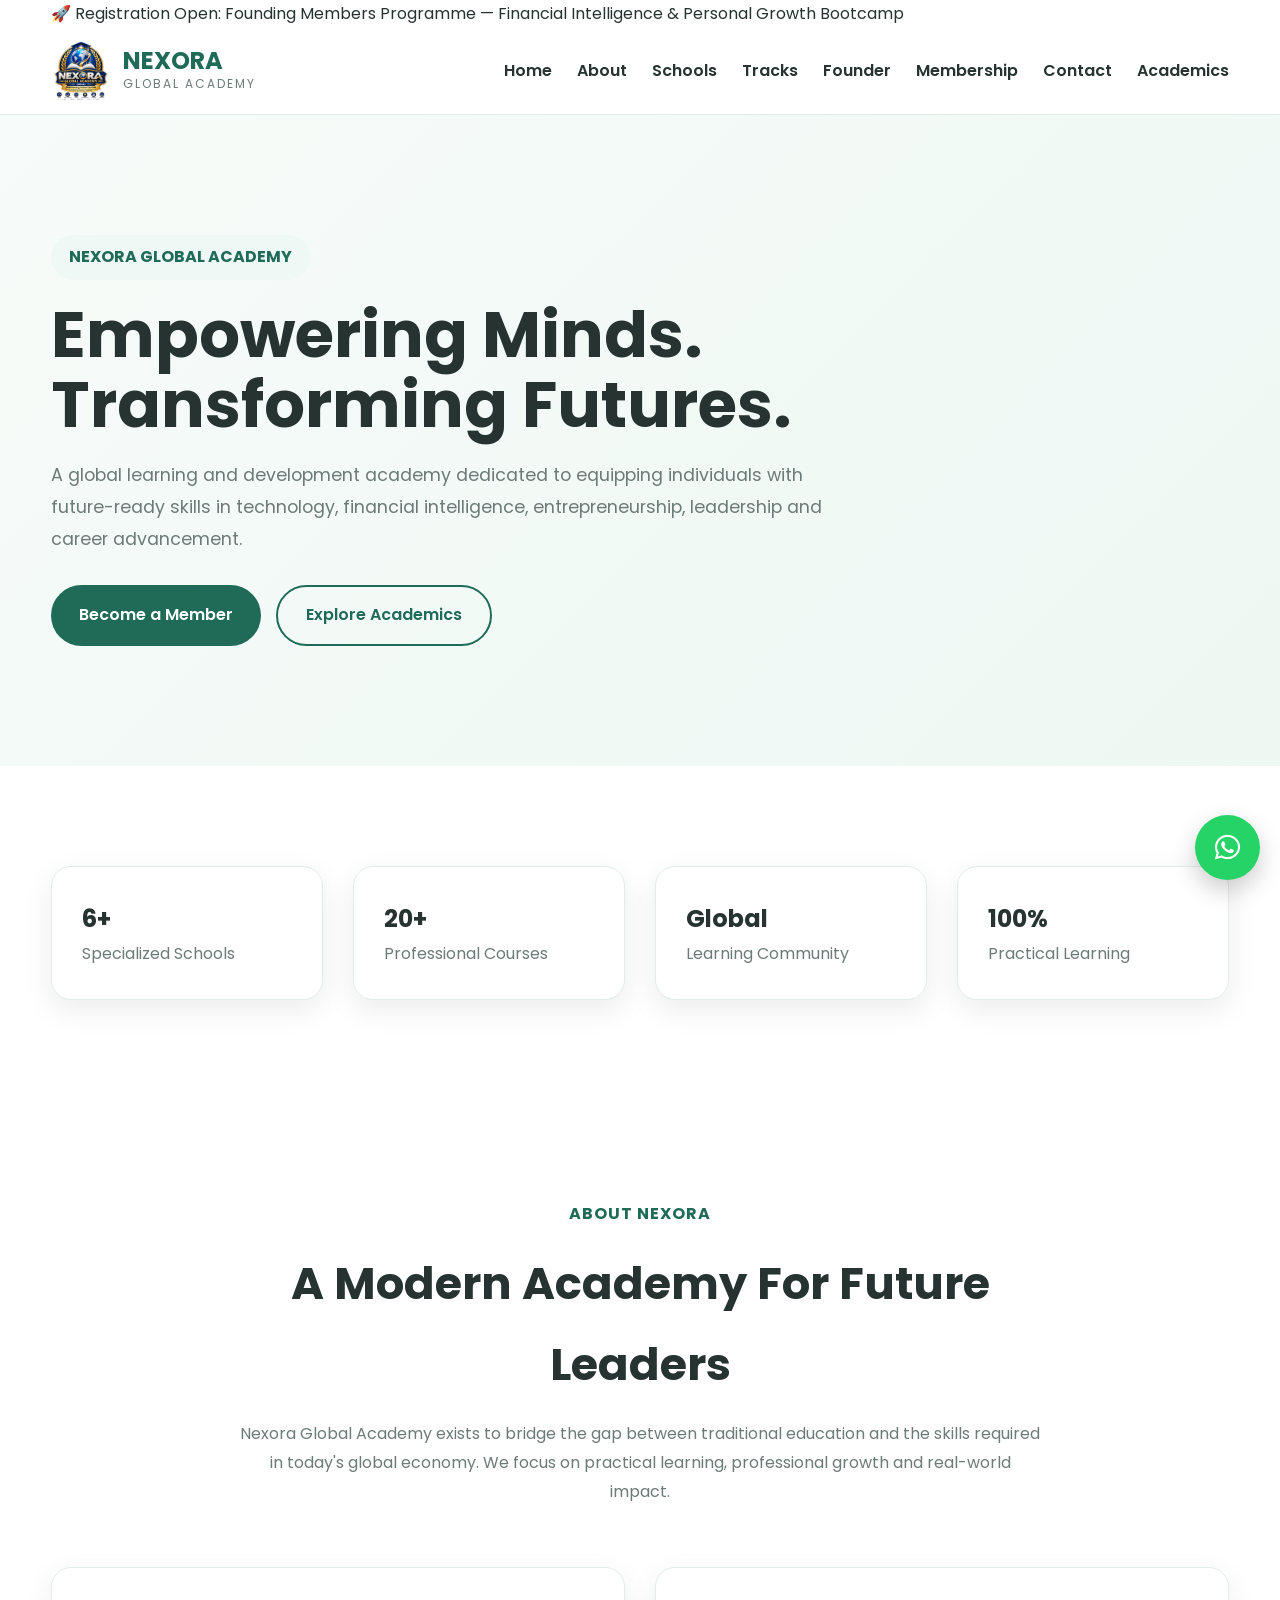
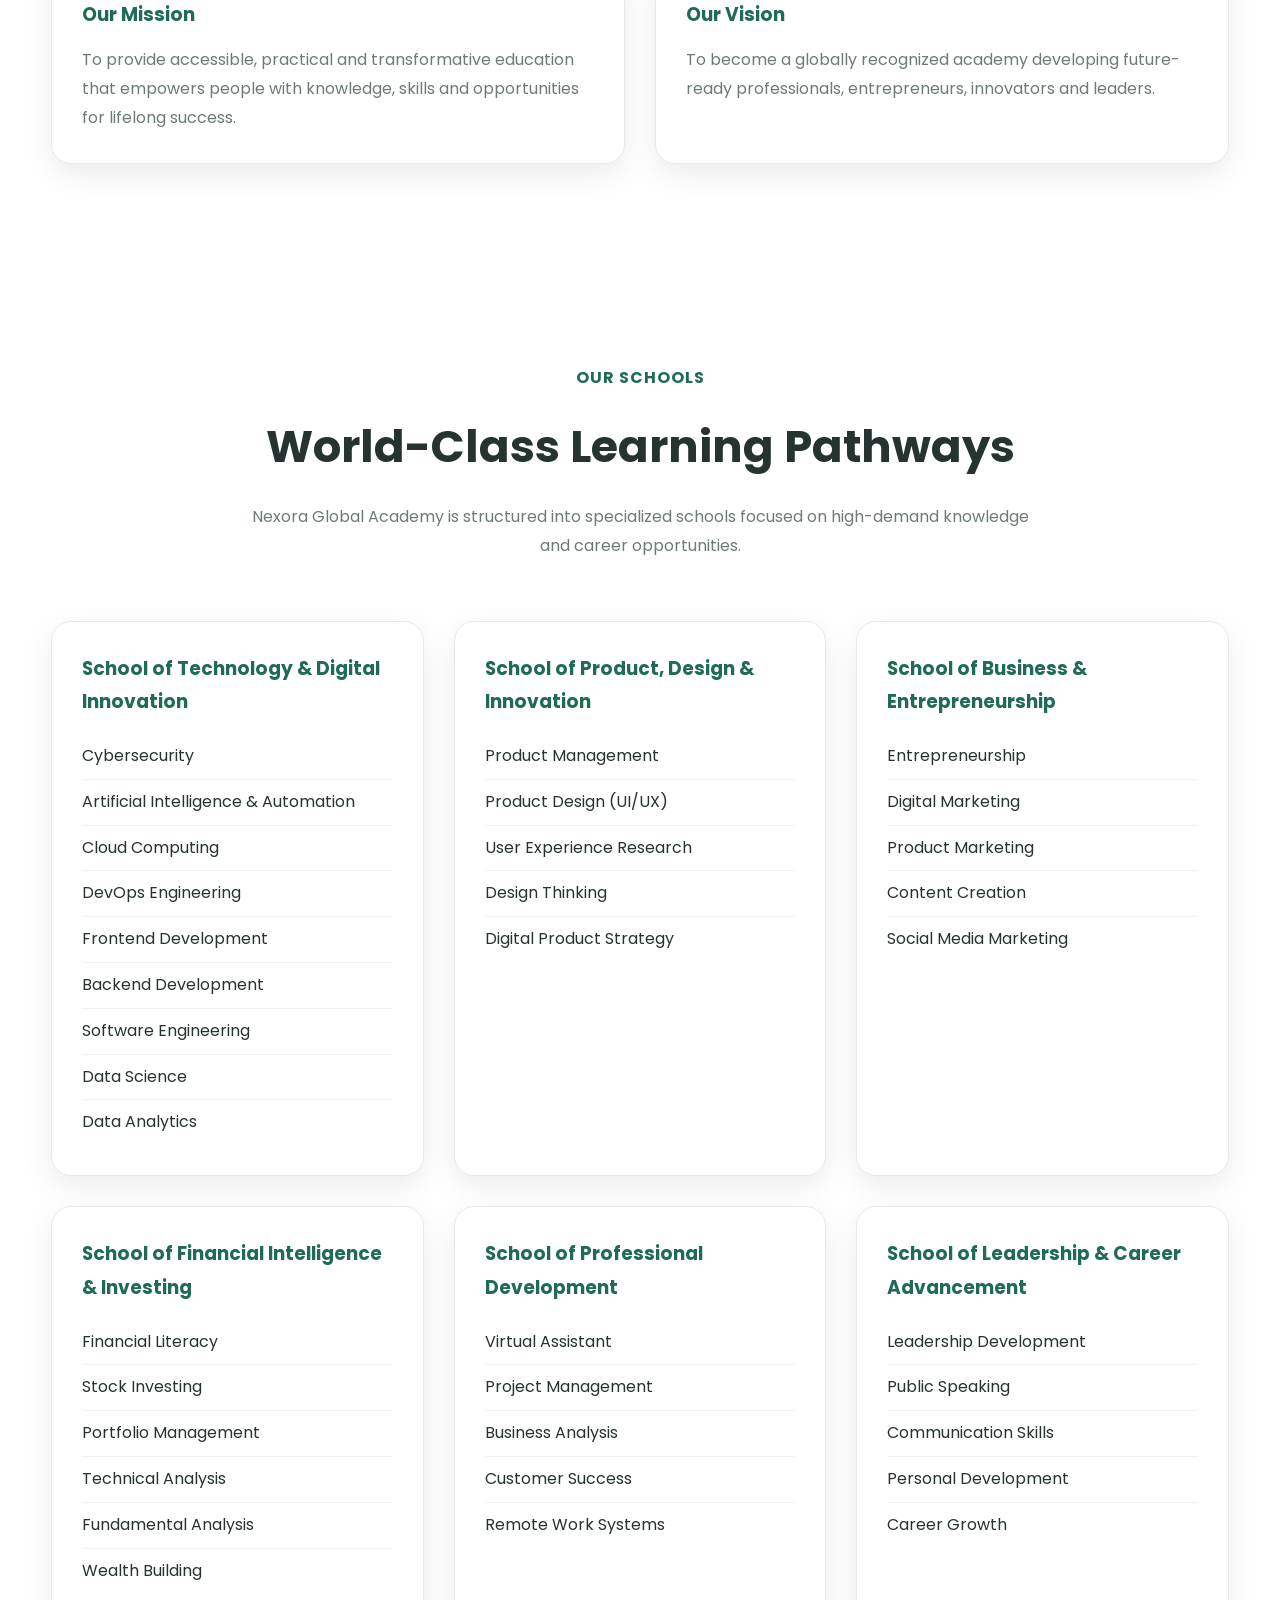
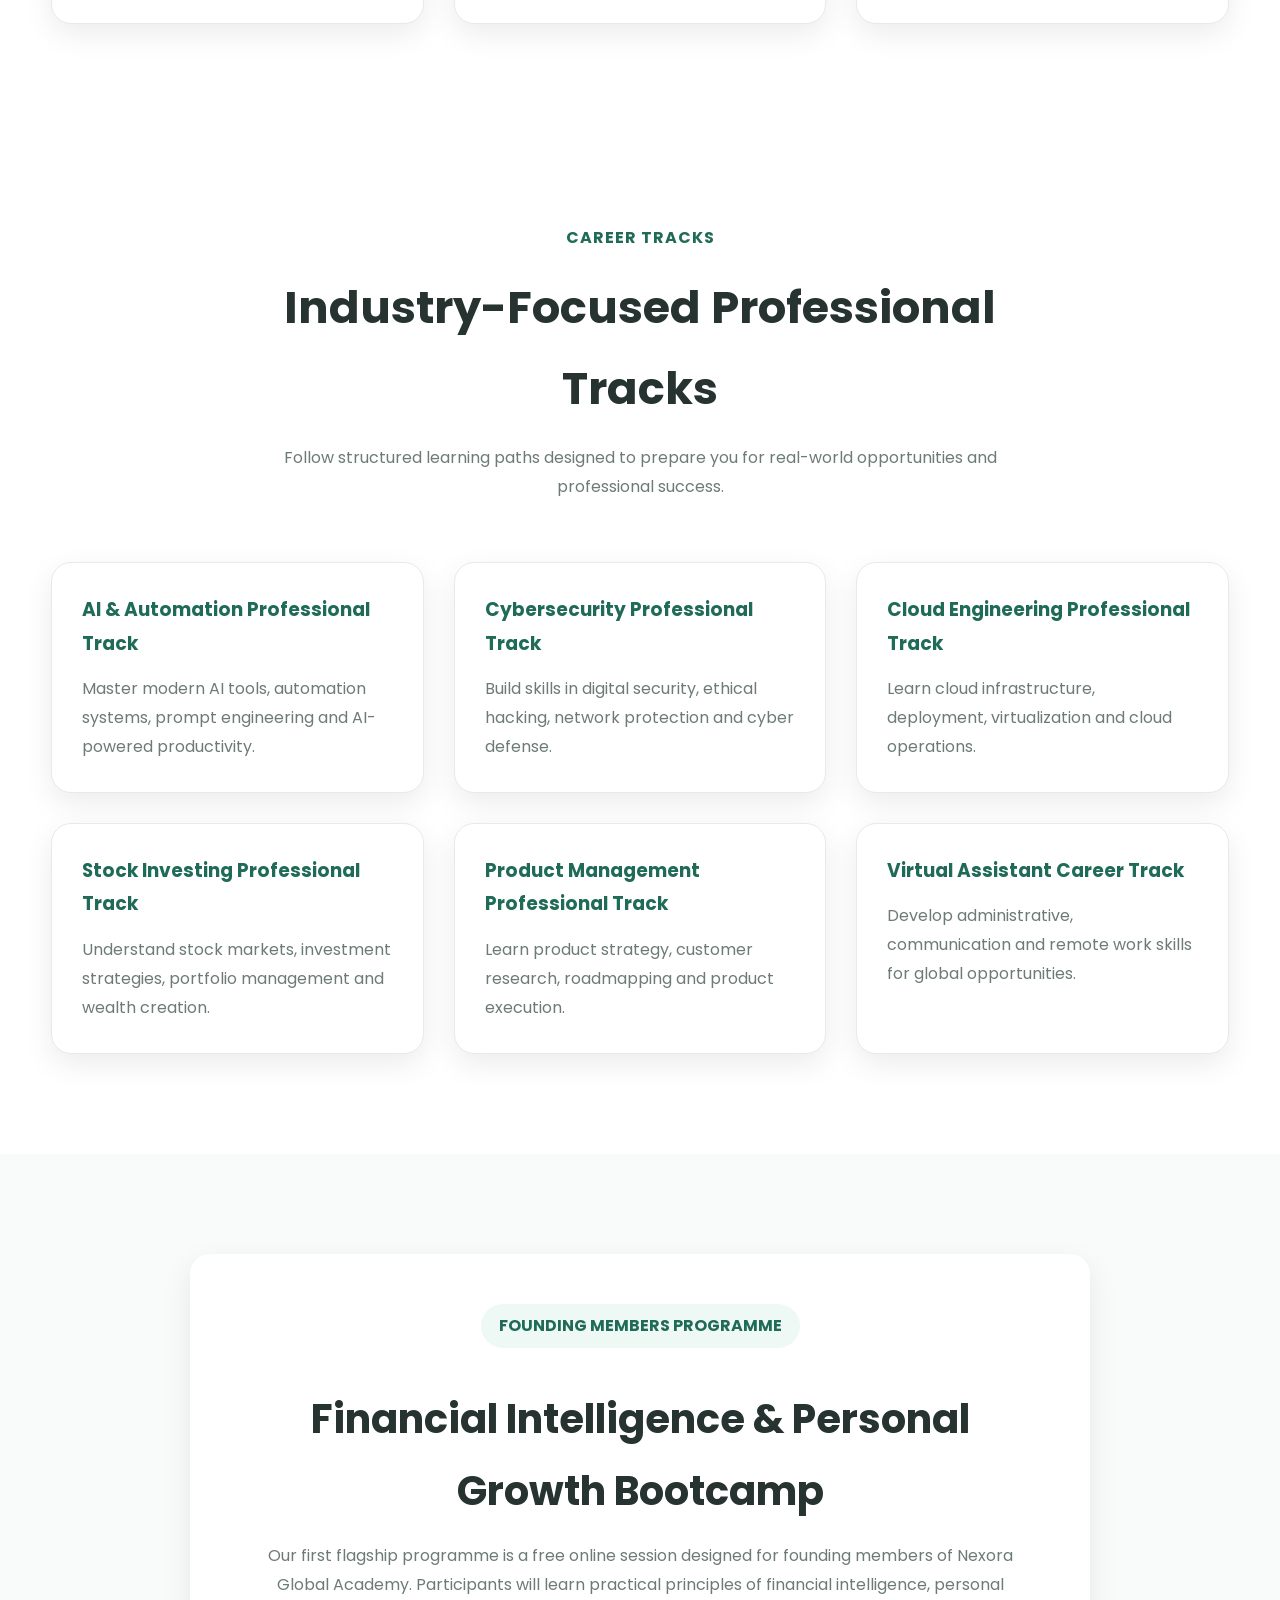
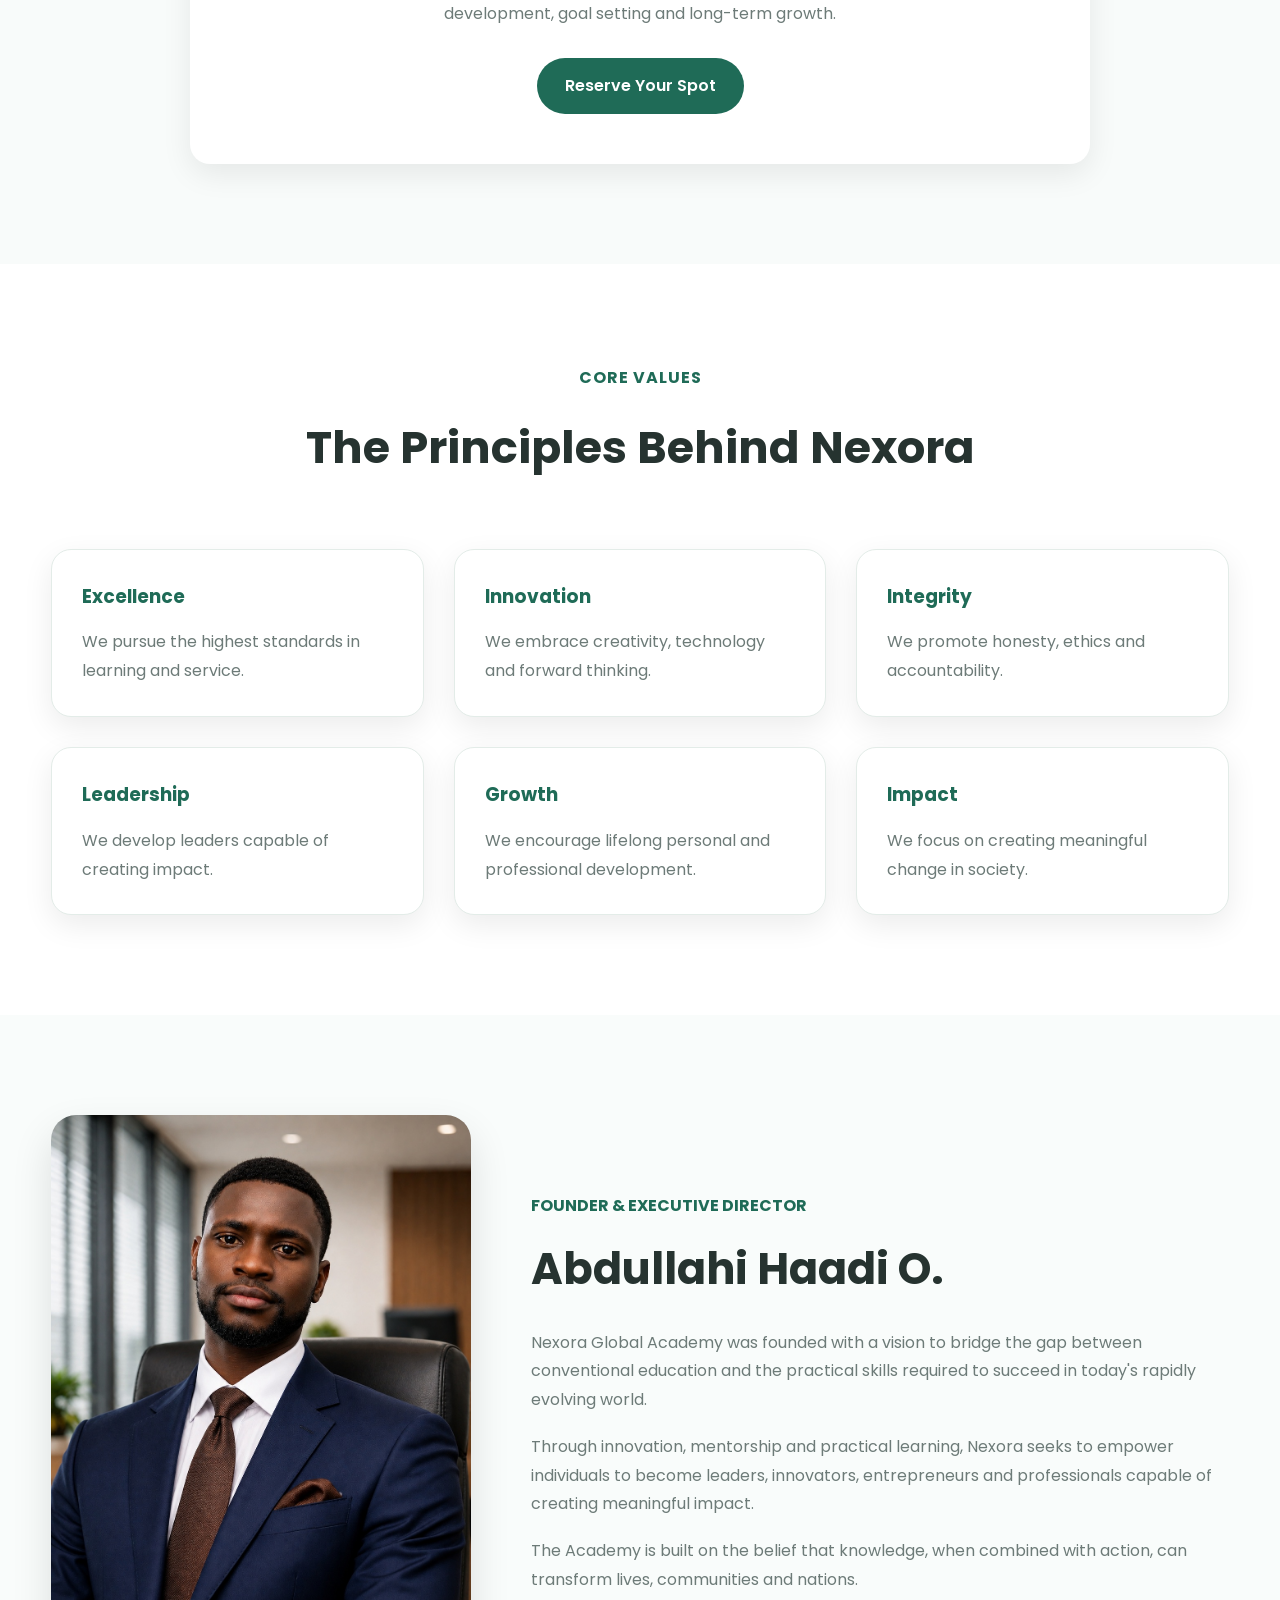
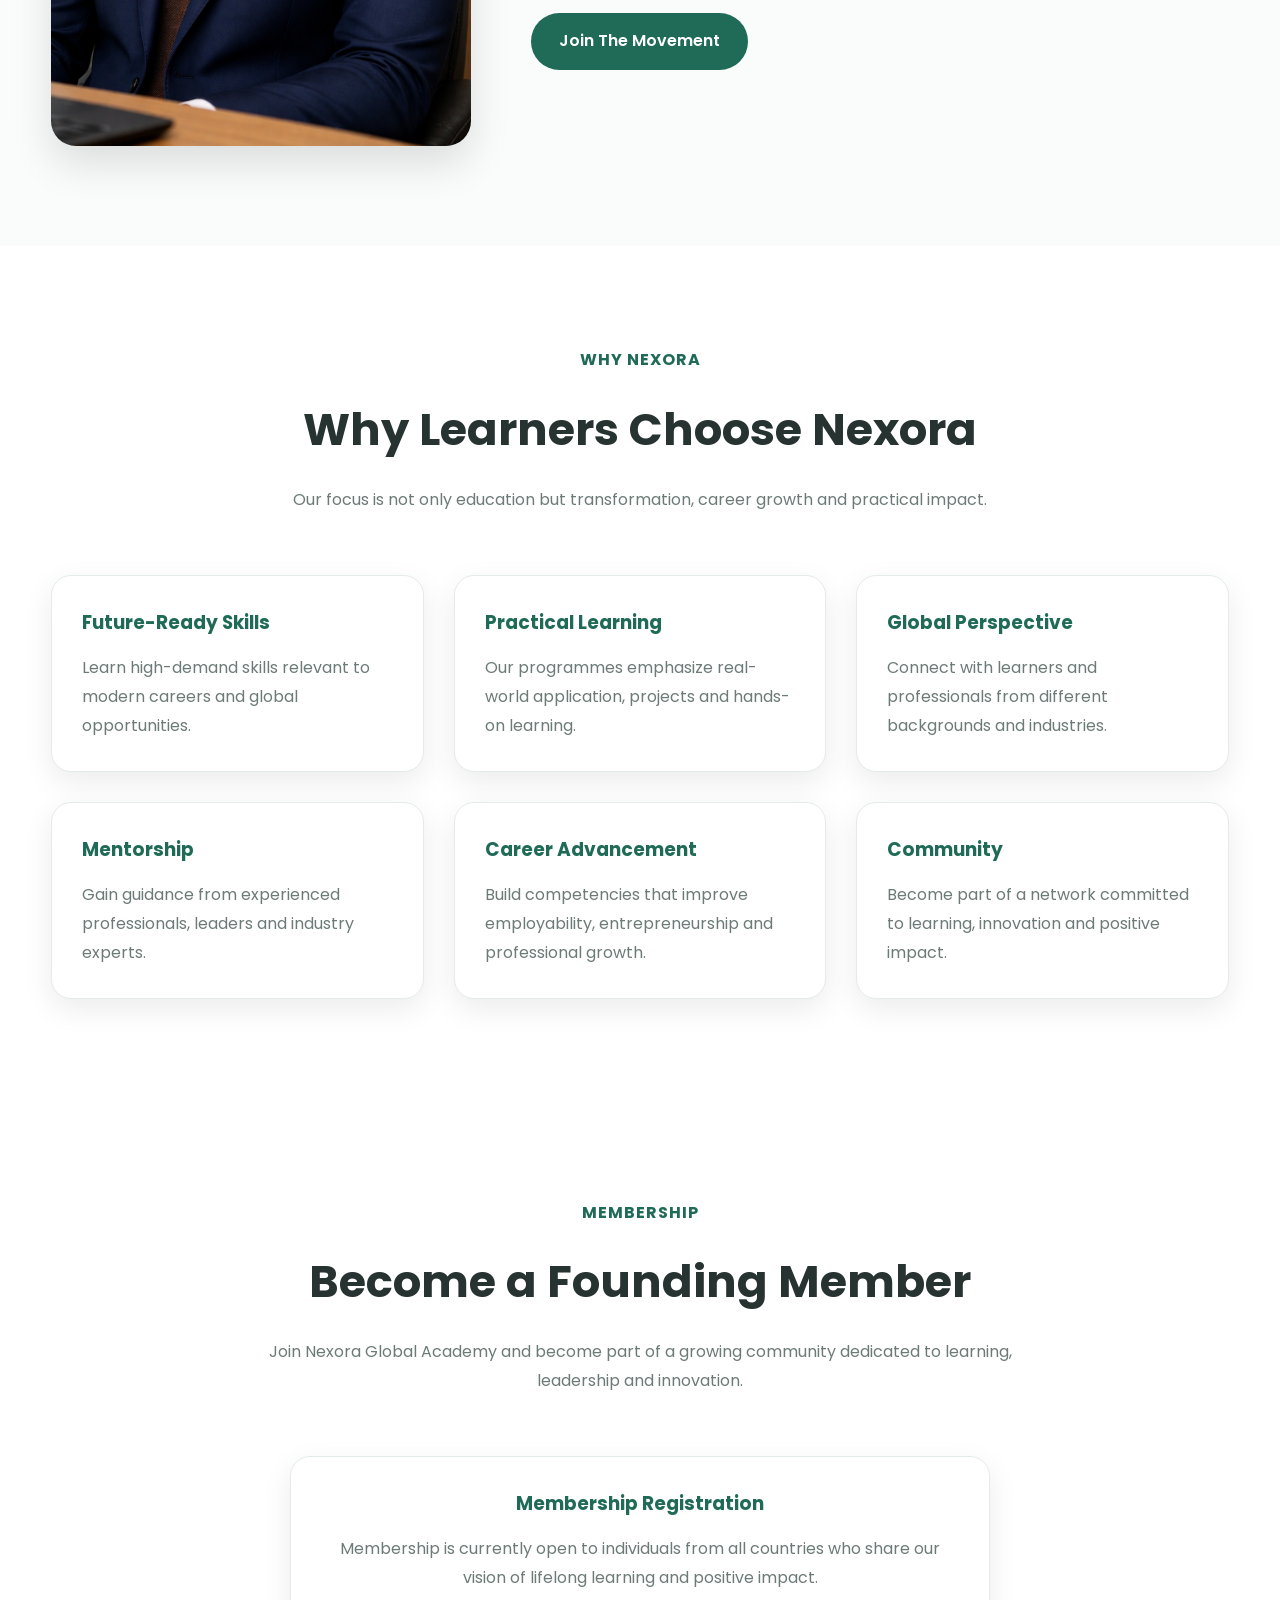
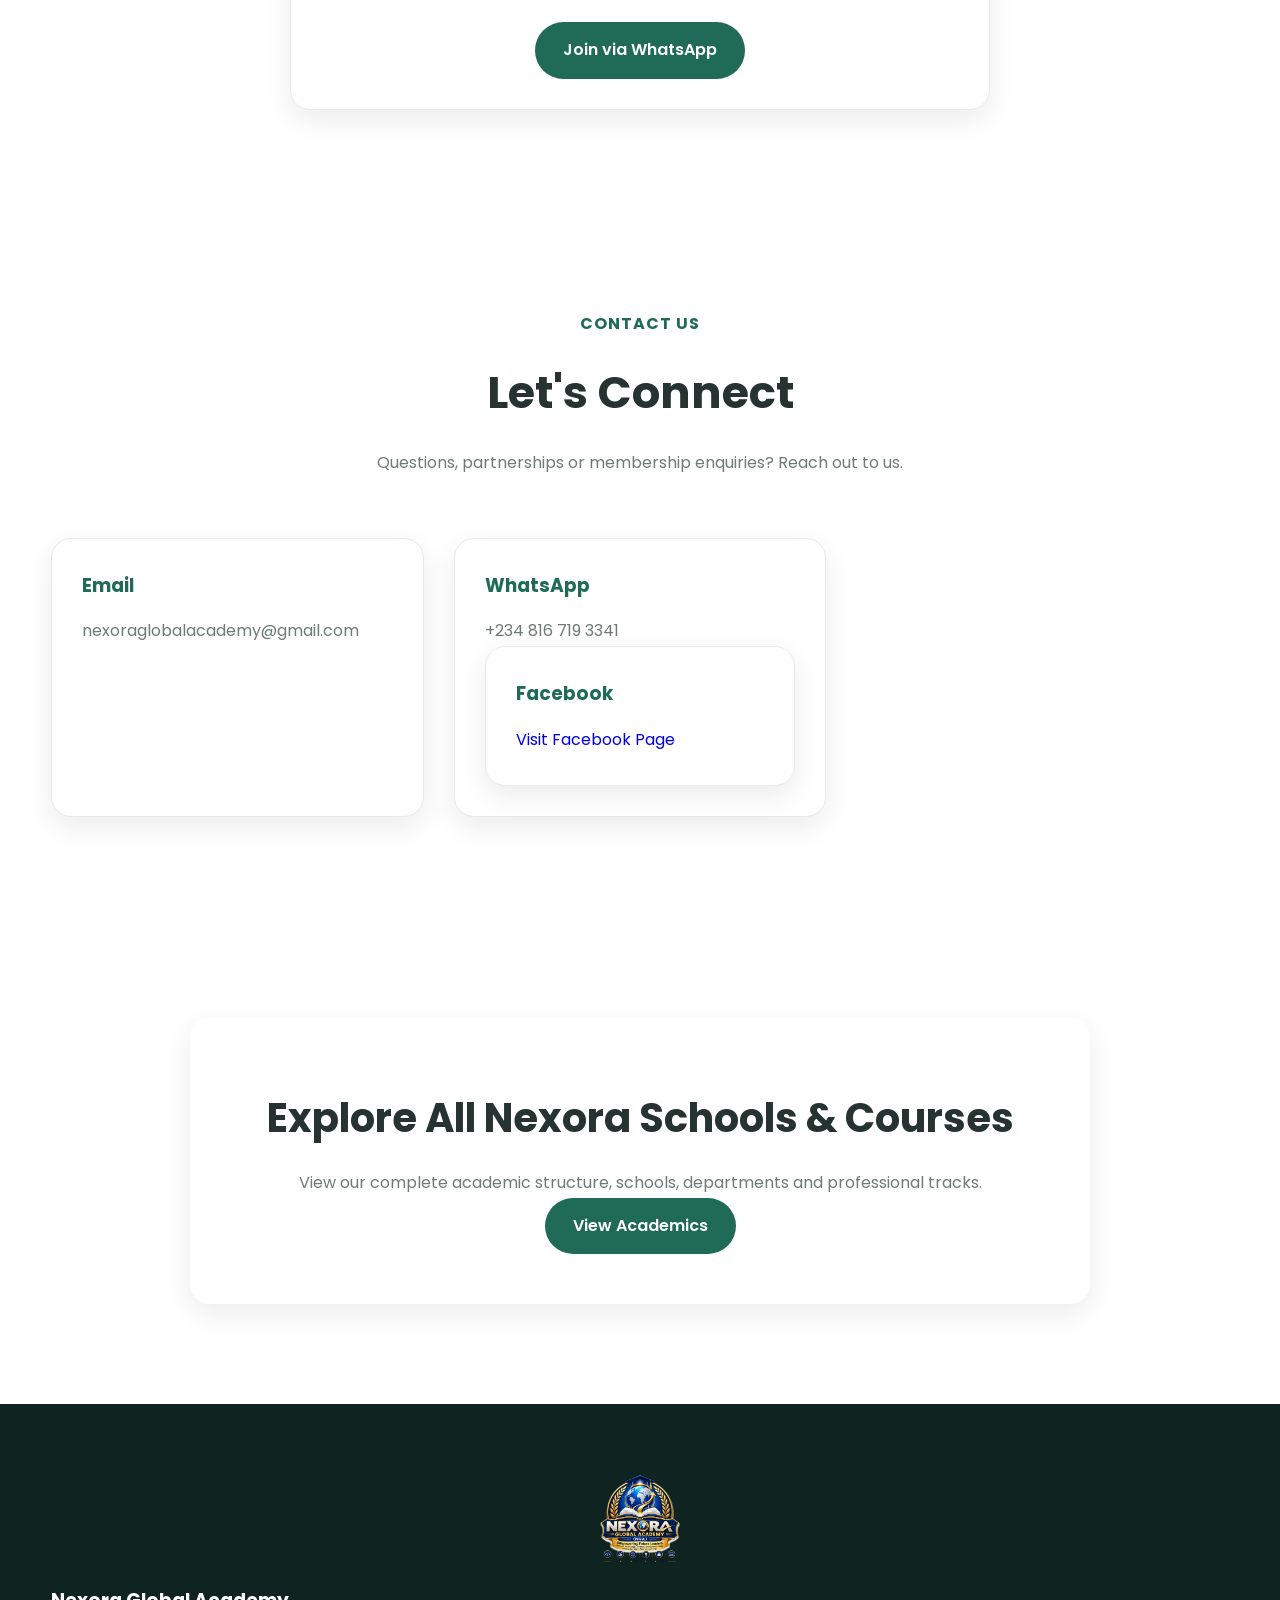
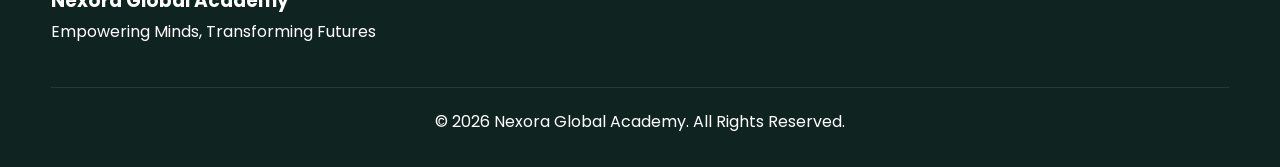
<file: index.html>
<!DOCTYPE html>
<html lang="en">

<head>

<meta charset="UTF-8">

<meta name="viewport" content="width=device-width, initial-scale=1.0">

<meta name="description" content="Nexora Global Academy - Empowering Minds, Transforming Futures through technology, financial intelligence, leadership, entrepreneurship and career development.">

<meta name="keywords" content="Nexora Global Academy, AI, Cybersecurity, Stock Investing, Product Management, Leadership, Technology">

<meta name="author" content="Abdullahi Haadi O.">

<meta name="theme-color" content="#1f6b57">

<title>Nexora Global Academy | Empowering Minds, Transforming Futures</title>

<link rel="icon" type="image/svg+xml" href="favicon.svg">

<link rel="stylesheet" href="style.css">

<link rel="preconnect" href="https://fonts.googleapis.com">

<link rel="preconnect" href="https://fonts.gstatic.com" crossorigin>

<link href="https://fonts.googleapis.com/css2?family=Poppins:wght@300;400;500;600;700;800&display=swap" rel="stylesheet">

<link rel="stylesheet"
href="https://cdnjs.cloudflare.com/ajax/libs/font-awesome/6.5.2/css/all.min.css">

</head>

<body>
  <div class="announcement-bar">

<div class="container">

<p>

🚀 Registration Open:
Founding Members Programme —
Financial Intelligence & Personal Growth Bootcamp

</p>

</div>

</div>

<!-- ==========================
HEADER
========================== -->

<header>

<div class="container">

<div class="navbar">

<a href="index.html" class="logo">

<img src="nga-logo.png" alt="Nexora Global Academy Logo">

<div class="logo-text">
<h2>NEXORA</h2>
<p>GLOBAL ACADEMY</p>
</div>

</a>

<div class="menu-toggle">
<i class="fas fa-bars"></i>
</div>

<ul class="nav-links">

<li><a href="#home">Home</a></li>

<li><a href="#about">About</a></li>

<li><a href="#schools">Schools</a></li>

<li><a href="#tracks">Tracks</a></li>

<li><a href="#founder">Founder</a></li>

<li><a href="#membership">Membership</a></li>

<li><a href="#contact">Contact</a></li>

<li><a href="academics.html">Academics</a></li>

</ul>

</div>

</div>

</header>

<!-- ==========================
HERO SECTION
========================== -->

<section id="home" class="hero">

<div class="container">

<div class="hero-content">

<span class="eyebrow">
NEXORA GLOBAL ACADEMY
</span>

<h1>
Empowering Minds.<br>
Transforming Futures.
</h1>

<p>

A global learning and development academy dedicated to
equipping individuals with future-ready skills in
technology, financial intelligence, entrepreneurship,
leadership and career advancement.

</p>

<div class="hero-buttons">

<a href="#membership" class="btn-primary">

Become a Member

</a>

<a href="academics.html" class="btn-secondary">

Explore Academics

</a>

</div>

</div>

</div>

</section>

  <section class="section stats-section">

<div class="container">

<div class="grid grid-4">

<div class="card">
<h2>6+</h2>
<p>Specialized Schools</p>
</div>

<div class="card">
<h2>20+</h2>
<p>Professional Courses</p>
</div>

<div class="card">
<h2>Global</h2>
<p>Learning Community</p>
</div>

<div class="card">
<h2>100%</h2>
<p>Practical Learning</p>
</div>

</div>

</div>

</section>
  
<!-- ==========================
ABOUT SECTION
========================== -->

<section id="about" class="section">

<div class="container">

<div class="section-heading">

<span class="section-label">
ABOUT NEXORA
</span>

<h2>
A Modern Academy For Future Leaders
</h2>

<p>

Nexora Global Academy exists to bridge the gap between
traditional education and the skills required in today's
global economy. We focus on practical learning,
professional growth and real-world impact.

</p>

</div>

<div class="grid grid-2">

<div class="card">

<h3>Our Mission</h3>

<p>

To provide accessible, practical and transformative
education that empowers people with knowledge, skills
and opportunities for lifelong success.

</p>

</div>

<div class="card">

<h3>Our Vision</h3>

<p>

To become a globally recognized academy developing
future-ready professionals, entrepreneurs, innovators
and leaders.

</p>

</div>

</div>

</div>

</section>


  <!-- ==========================
SCHOOLS SECTION
========================== -->

<section id="schools" class="section">

<div class="container">

<div class="section-heading">

<span class="section-label">
OUR SCHOOLS
</span>

<h2>
World-Class Learning Pathways
</h2>

<p>

Nexora Global Academy is structured into specialized
schools focused on high-demand knowledge and career
opportunities.

</p>

</div>

<div class="grid grid-3">

<div class="school-card">

<h3>
School of Technology & Digital Innovation
</h3>

<ul>

<li>Cybersecurity</li>

<li>Artificial Intelligence & Automation</li>

<li>Cloud Computing</li>

<li>DevOps Engineering</li>

<li>Frontend Development</li>

<li>Backend Development</li>

<li>Software Engineering</li>

<li>Data Science</li>

<li>Data Analytics</li>

</ul>

</div>

<div class="school-card">

<h3>
School of Product, Design & Innovation
</h3>

<ul>

<li>Product Management</li>

<li>Product Design (UI/UX)</li>

<li>User Experience Research</li>

<li>Design Thinking</li>

<li>Digital Product Strategy</li>

</ul>

</div>

<div class="school-card">

<h3>
School of Business & Entrepreneurship
</h3>

<ul>

<li>Entrepreneurship</li>

<li>Digital Marketing</li>

<li>Product Marketing</li>

<li>Content Creation</li>

<li>Social Media Marketing</li>

</ul>

</div>

<div class="school-card">

<h3>
School of Financial Intelligence & Investing
</h3>

<ul>

<li>Financial Literacy</li>

<li>Stock Investing</li>

<li>Portfolio Management</li>

<li>Technical Analysis</li>

<li>Fundamental Analysis</li>

<li>Wealth Building</li>

</ul>

</div>

<div class="school-card">

<h3>
School of Professional Development
</h3>

<ul>

<li>Virtual Assistant</li>

<li>Project Management</li>

<li>Business Analysis</li>

<li>Customer Success</li>

<li>Remote Work Systems</li>

</ul>

</div>

<div class="school-card">

<h3>
School of Leadership & Career Advancement
</h3>

<ul>

<li>Leadership Development</li>

<li>Public Speaking</li>

<li>Communication Skills</li>

<li>Personal Development</li>

<li>Career Growth</li>

</ul>

</div>

</div>

</div>

</section>


<!-- ==========================
PROFESSIONAL TRACKS
========================== -->

<section id="tracks" class="section">

<div class="container">

<div class="section-heading">

<span class="section-label">
CAREER TRACKS
</span>

<h2>
Industry-Focused Professional Tracks
</h2>

<p>

Follow structured learning paths designed to prepare
you for real-world opportunities and professional
success.

</p>

</div>

<div class="grid grid-3">

<div class="card">

<h3>
AI & Automation Professional Track
</h3>

<p>

Master modern AI tools, automation systems,
prompt engineering and AI-powered productivity.

</p>

</div>

<div class="card">

<h3>
Cybersecurity Professional Track
</h3>

<p>

Build skills in digital security, ethical hacking,
network protection and cyber defense.

</p>

</div>

<div class="card">

<h3>
Cloud Engineering Professional Track
</h3>

<p>

Learn cloud infrastructure, deployment,
virtualization and cloud operations.

</p>

</div>

<div class="card">

<h3>
Stock Investing Professional Track
</h3>

<p>

Understand stock markets, investment strategies,
portfolio management and wealth creation.

</p>

</div>

<div class="card">

<h3>
Product Management Professional Track
</h3>

<p>

Learn product strategy, customer research,
roadmapping and product execution.

</p>

</div>

<div class="card">

<h3>
Virtual Assistant Career Track
</h3>

<p>

Develop administrative, communication and
remote work skills for global opportunities.

</p>

</div>

</div>

</div>

</section>


<!-- ==========================
FIRST PROGRAMME LAUNCH
========================== -->

<section class="membership">

<div class="container">

<div class="membership-box">

<span class="eyebrow">
FOUNDING MEMBERS PROGRAMME
</span>

<h2>
Financial Intelligence & Personal Growth Bootcamp
</h2>

<p>

Our first flagship programme is a free online
session designed for founding members of Nexora
Global Academy.

Participants will learn practical principles of
financial intelligence, personal development,
goal setting and long-term growth.

</p>

<br>

<a href="#membership" class="btn-primary">

Reserve Your Spot

</a>

</div>

</div>

</section>

<section class="section">

<div class="container">

<div class="section-heading">

<span class="section-label">
CORE VALUES
</span>

<h2>
The Principles Behind Nexora
</h2>

</div>

<div class="grid grid-3">

<div class="card">
<h3>Excellence</h3>
<p>We pursue the highest standards in learning and service.</p>
</div>

<div class="card">
<h3>Innovation</h3>
<p>We embrace creativity, technology and forward thinking.</p>
</div>

<div class="card">
<h3>Integrity</h3>
<p>We promote honesty, ethics and accountability.</p>
</div>

<div class="card">
<h3>Leadership</h3>
<p>We develop leaders capable of creating impact.</p>
</div>

<div class="card">
<h3>Growth</h3>
<p>We encourage lifelong personal and professional development.</p>
</div>

<div class="card">
<h3>Impact</h3>
<p>We focus on creating meaningful change in society.</p>
</div>

</div>

</div>

</section>
  
  <!-- ==========================
FOUNDER SECTION
========================== -->

<section id="founder" class="section founder-section">

<div class="container">

<div class="founder-grid">

<div class="founder-image">

<img src="founder.jpg" alt="Abdullahi Haadi O.">

</div>

<div class="founder-content">

<h4>
FOUNDER & EXECUTIVE DIRECTOR
</h4>

<h2>
Abdullahi Haadi O.
</h2>

<p>

Nexora Global Academy was founded with a vision to
bridge the gap between conventional education and
the practical skills required to succeed in today's
rapidly evolving world.

</p>

<p>

Through innovation, mentorship and practical
learning, Nexora seeks to empower individuals
to become leaders, innovators, entrepreneurs and
professionals capable of creating meaningful impact.

</p>

<p>

The Academy is built on the belief that knowledge,
when combined with action, can transform lives,
communities and nations.

</p>

<a href="#membership" class="btn-primary">

Join The Movement

</a>

</div>

</div>

</div>

</section>


<!-- ==========================
WHY NEXORA
========================== -->

<section class="section">

<div class="container">

<div class="section-heading">

<span class="section-label">
WHY NEXORA
</span>

<h2>
Why Learners Choose Nexora
</h2>

<p>

Our focus is not only education but transformation,
career growth and practical impact.

</p>

</div>

<div class="grid grid-3">

<div class="card">

<h3>
Future-Ready Skills
</h3>

<p>

Learn high-demand skills relevant to modern careers
and global opportunities.

</p>

</div>

<div class="card">

<h3>
Practical Learning
</h3>

<p>

Our programmes emphasize real-world application,
projects and hands-on learning.

</p>

</div>

<div class="card">

<h3>
Global Perspective
</h3>

<p>

Connect with learners and professionals from
different backgrounds and industries.

</p>

</div>

<div class="card">

<h3>
Mentorship
</h3>

<p>

Gain guidance from experienced professionals,
leaders and industry experts.

</p>

</div>

<div class="card">

<h3>
Career Advancement
</h3>

<p>

Build competencies that improve employability,
entrepreneurship and professional growth.

</p>

</div>

<div class="card">

<h3>
Community
</h3>

<p>

Become part of a network committed to learning,
innovation and positive impact.

</p>

</div>

</div>

</div>

</section>


<!-- ==========================
MEMBERSHIP
========================== -->

<section id="membership" class="section">

<div class="container">

<div class="section-heading">

<span class="section-label">
MEMBERSHIP
</span>

<h2>
Become a Founding Member
</h2>

<p>

Join Nexora Global Academy and become part of a
growing community dedicated to learning,
leadership and innovation.

</p>

</div>

<div class="card" style="max-width:700px;margin:auto;text-align:center;">

<h3>
Membership Registration
</h3>

<p>

Membership is currently open to individuals from
all countries who share our vision of lifelong
learning and positive impact.

</p>

<br>

<a href="https://wa.me/2348167193341?text=Hello%20Nexora%20Global%20Academy,%20I%20would%20like%20to%20become%20a%20member."
class="btn-primary"
target="_blank">

Join via WhatsApp

</a>

</div>

</div>

</section>


<!-- ==========================
CONTACT
========================== -->

<section id="contact" class="section">

<div class="container">

<div class="section-heading">

<span class="section-label">
CONTACT US
</span>

<h2>
Let's Connect
</h2>

<p>

Questions, partnerships or membership enquiries?
Reach out to us.

</p>

</div>

<div class="grid grid-3">

<div class="card">

<h3>Email</h3>

<p>
nexoraglobalacademy@gmail.com
</p>

</div>

<div class="card">

<h3>WhatsApp</h3>

<p>
+234 816 719 3341
</p>

<div class="card">

<h3>Facebook</h3>

<p>

<a
href="https://www.facebook.com/share/181y8A6xAS/?mibextid=wwXIfr"
target="_blank">

Visit Facebook Page

</a>

</p>

</div>

</section>

<section class="section">

<div class="container">

<div class="membership-box">

<h2>
Explore All Nexora Schools & Courses
</h2>

<p>

View our complete academic structure,
schools, departments and professional tracks.

</p>

<a href="academics.html" class="btn-primary">

View Academics

</a>

</div>

</div>

</section>
  
<!-- ==========================
FOOTER
========================== -->

<footer>

<div class="container">

<div class="footer-content">

<img
src="nga-logo.png"
alt="Nexora Global Academy Logo"
style="width:90px;margin:auto;margin-bottom:20px;"
>

<h3>
Nexora Global Academy
</h3>

<p>
Empowering Minds, Transforming Futures
</p>

</div>

<div class="footer-bottom">

<p>

© <span id="year"></span>
Nexora Global Academy.
All Rights Reserved.

</p>

</div>

</div>

</footer>


<!-- ==========================
WHATSAPP FLOATING BUTTON
========================== -->

<a
href="https://wa.me/2348167193341"
target="_blank"
class="whatsapp"
aria-label="WhatsApp">

<i class="fab fa-whatsapp"></i>

</a>


<!-- ==========================
SCROLL TO TOP
========================== -->

<div
id="scrollTop"
class="scroll-top">

<i class="fas fa-arrow-up"></i>

</div>


<script src="script.js"></script>

</body>
</html>
</file>
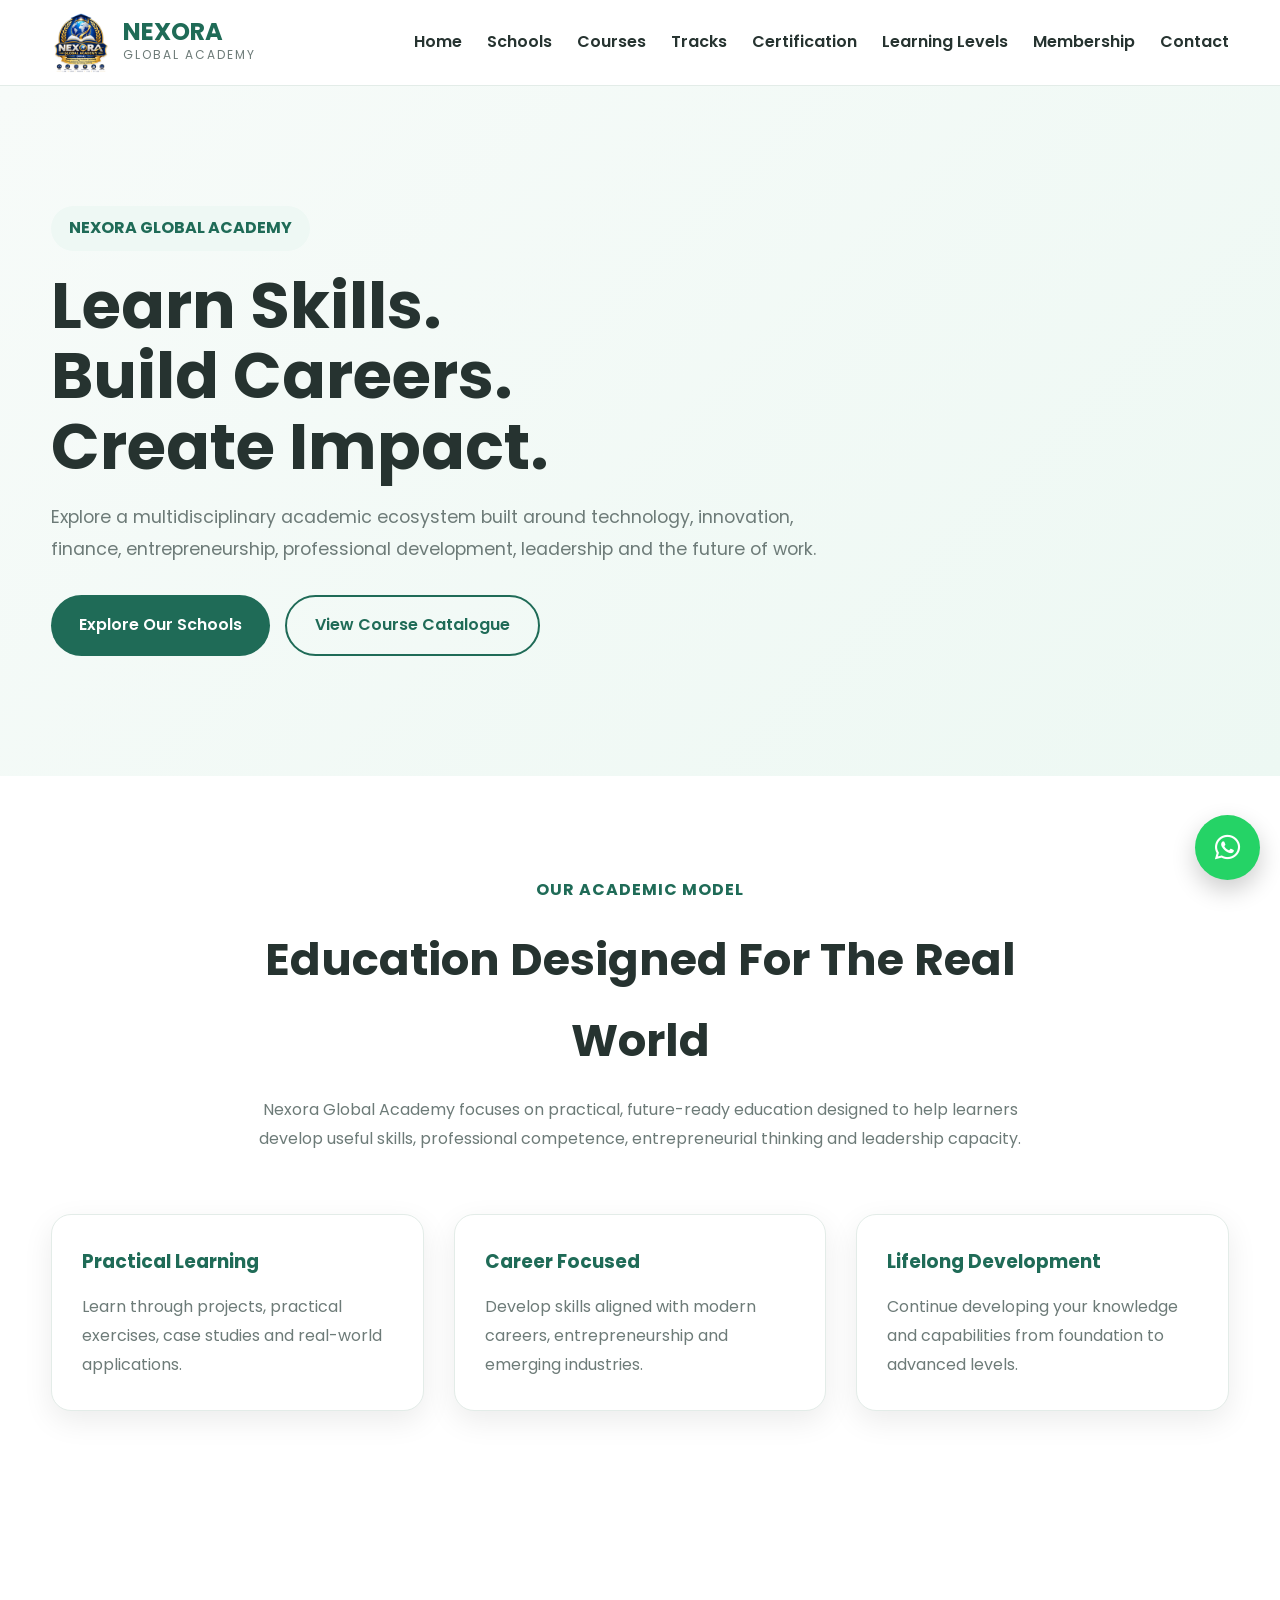
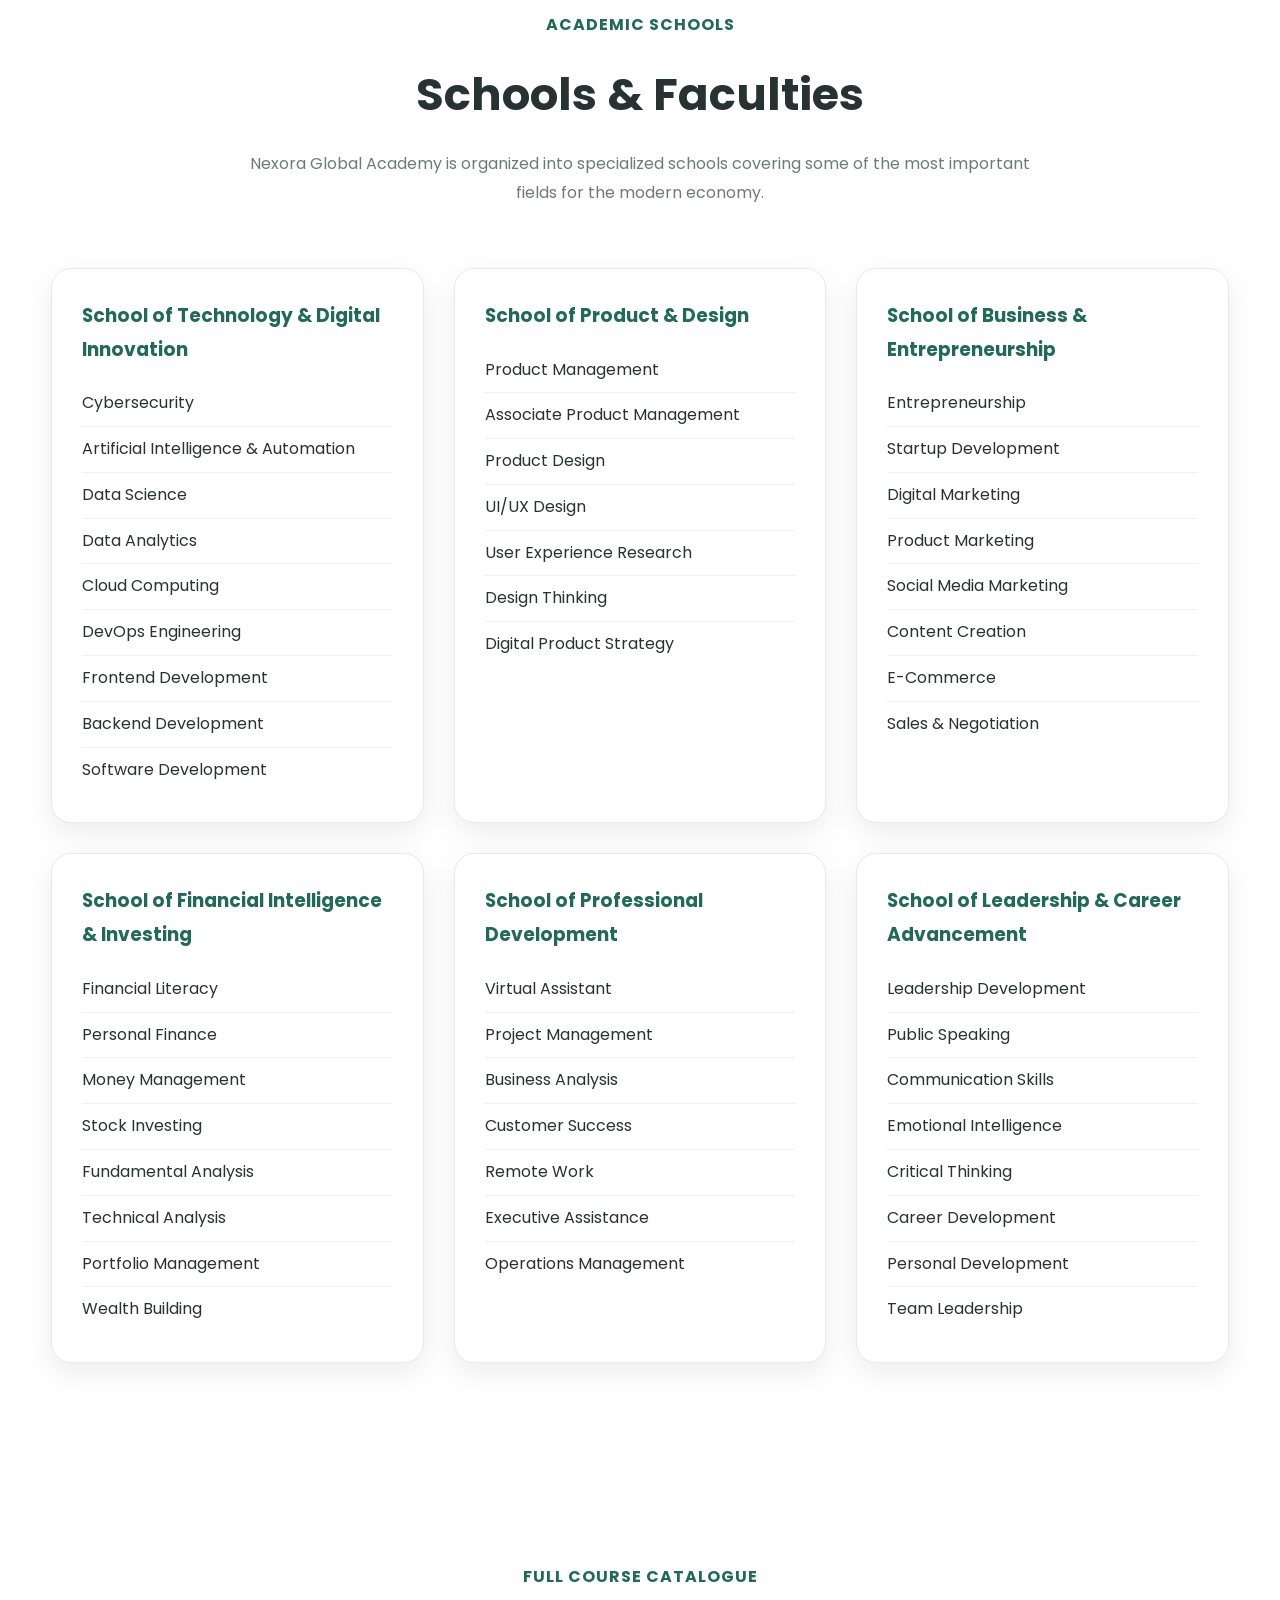
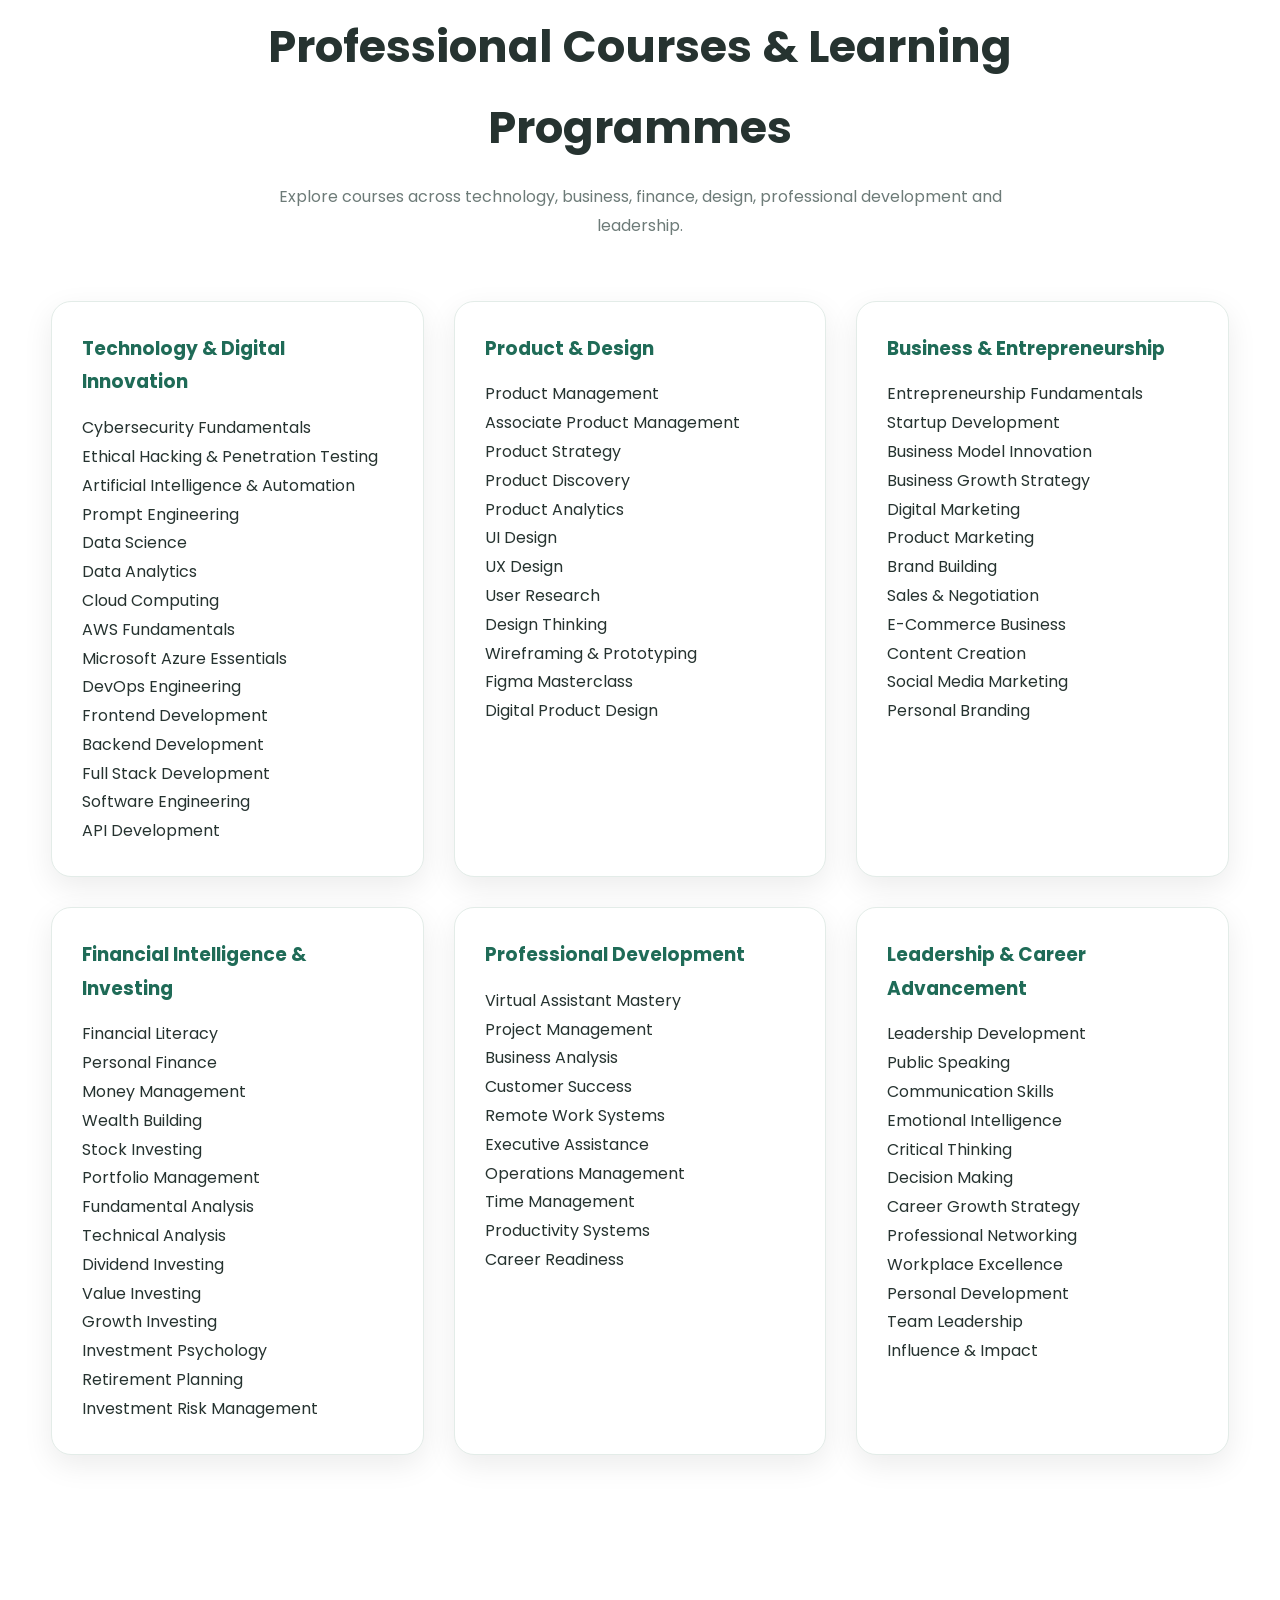
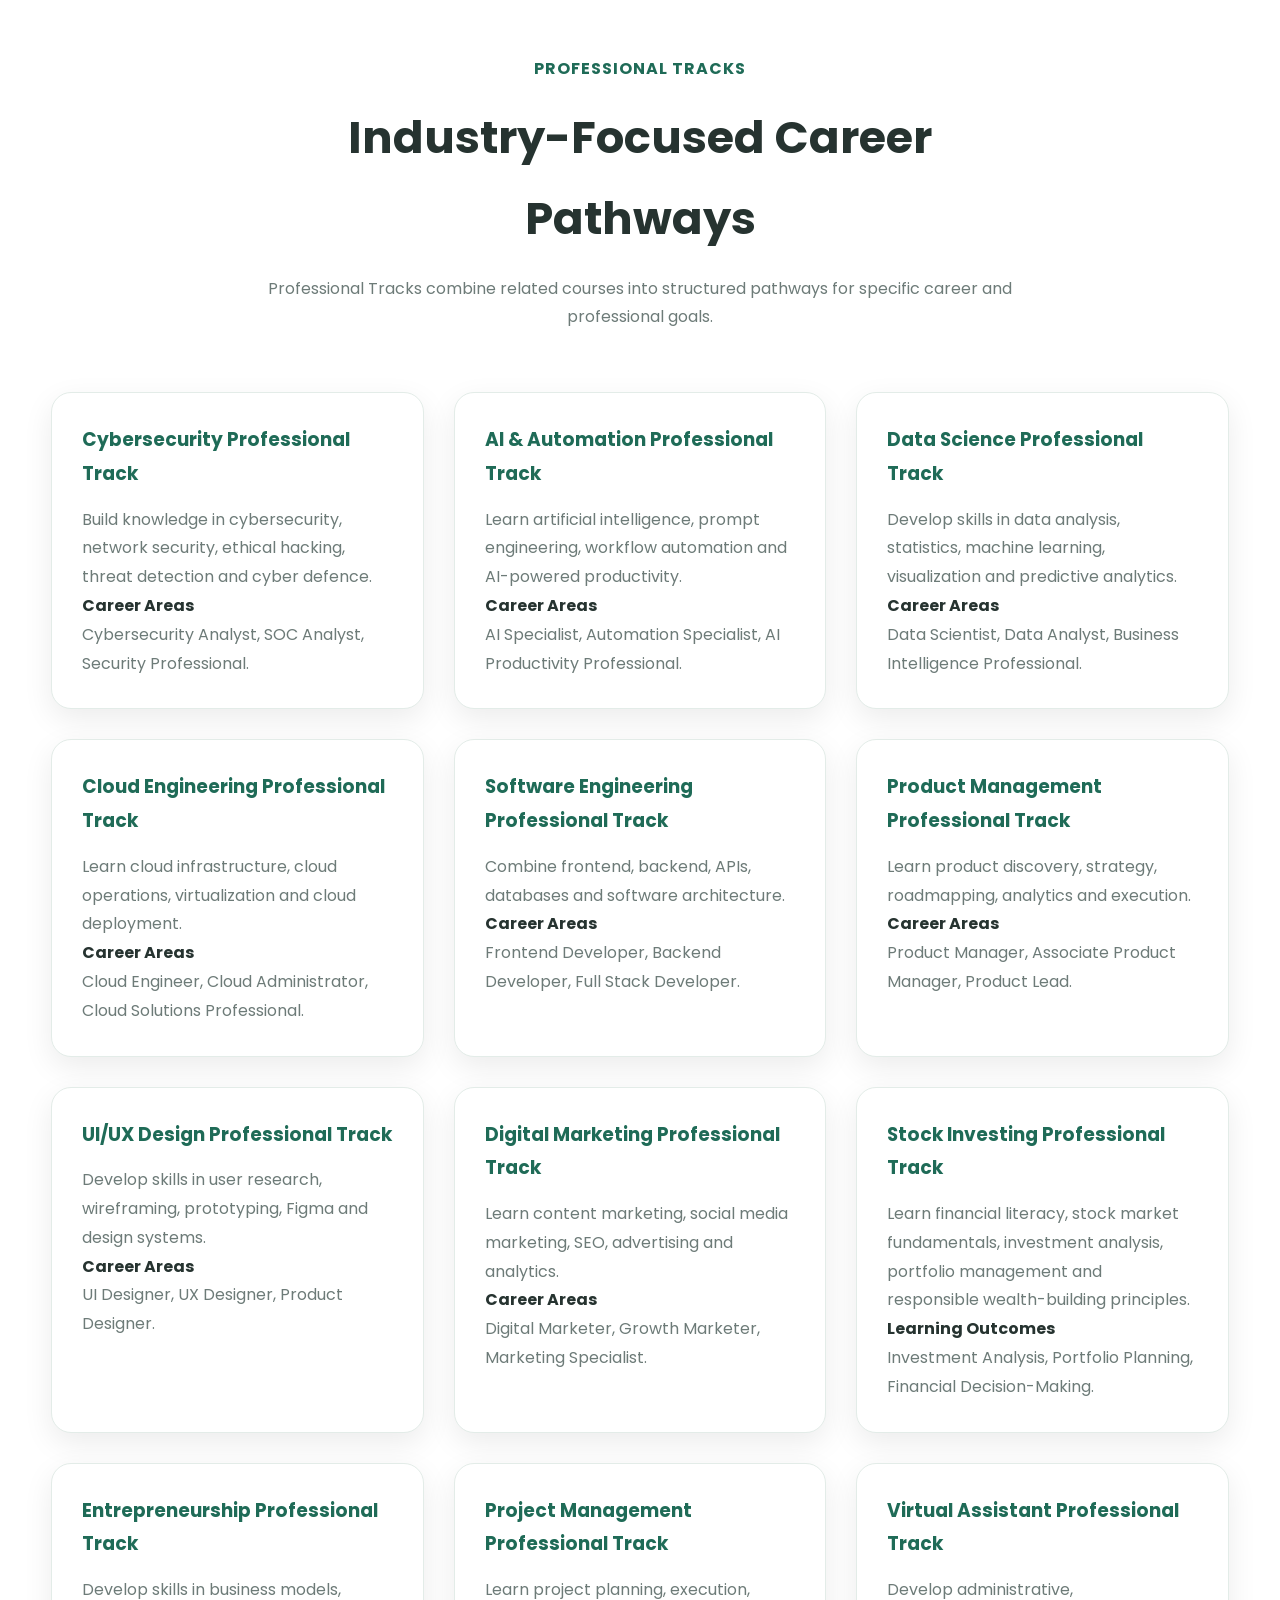
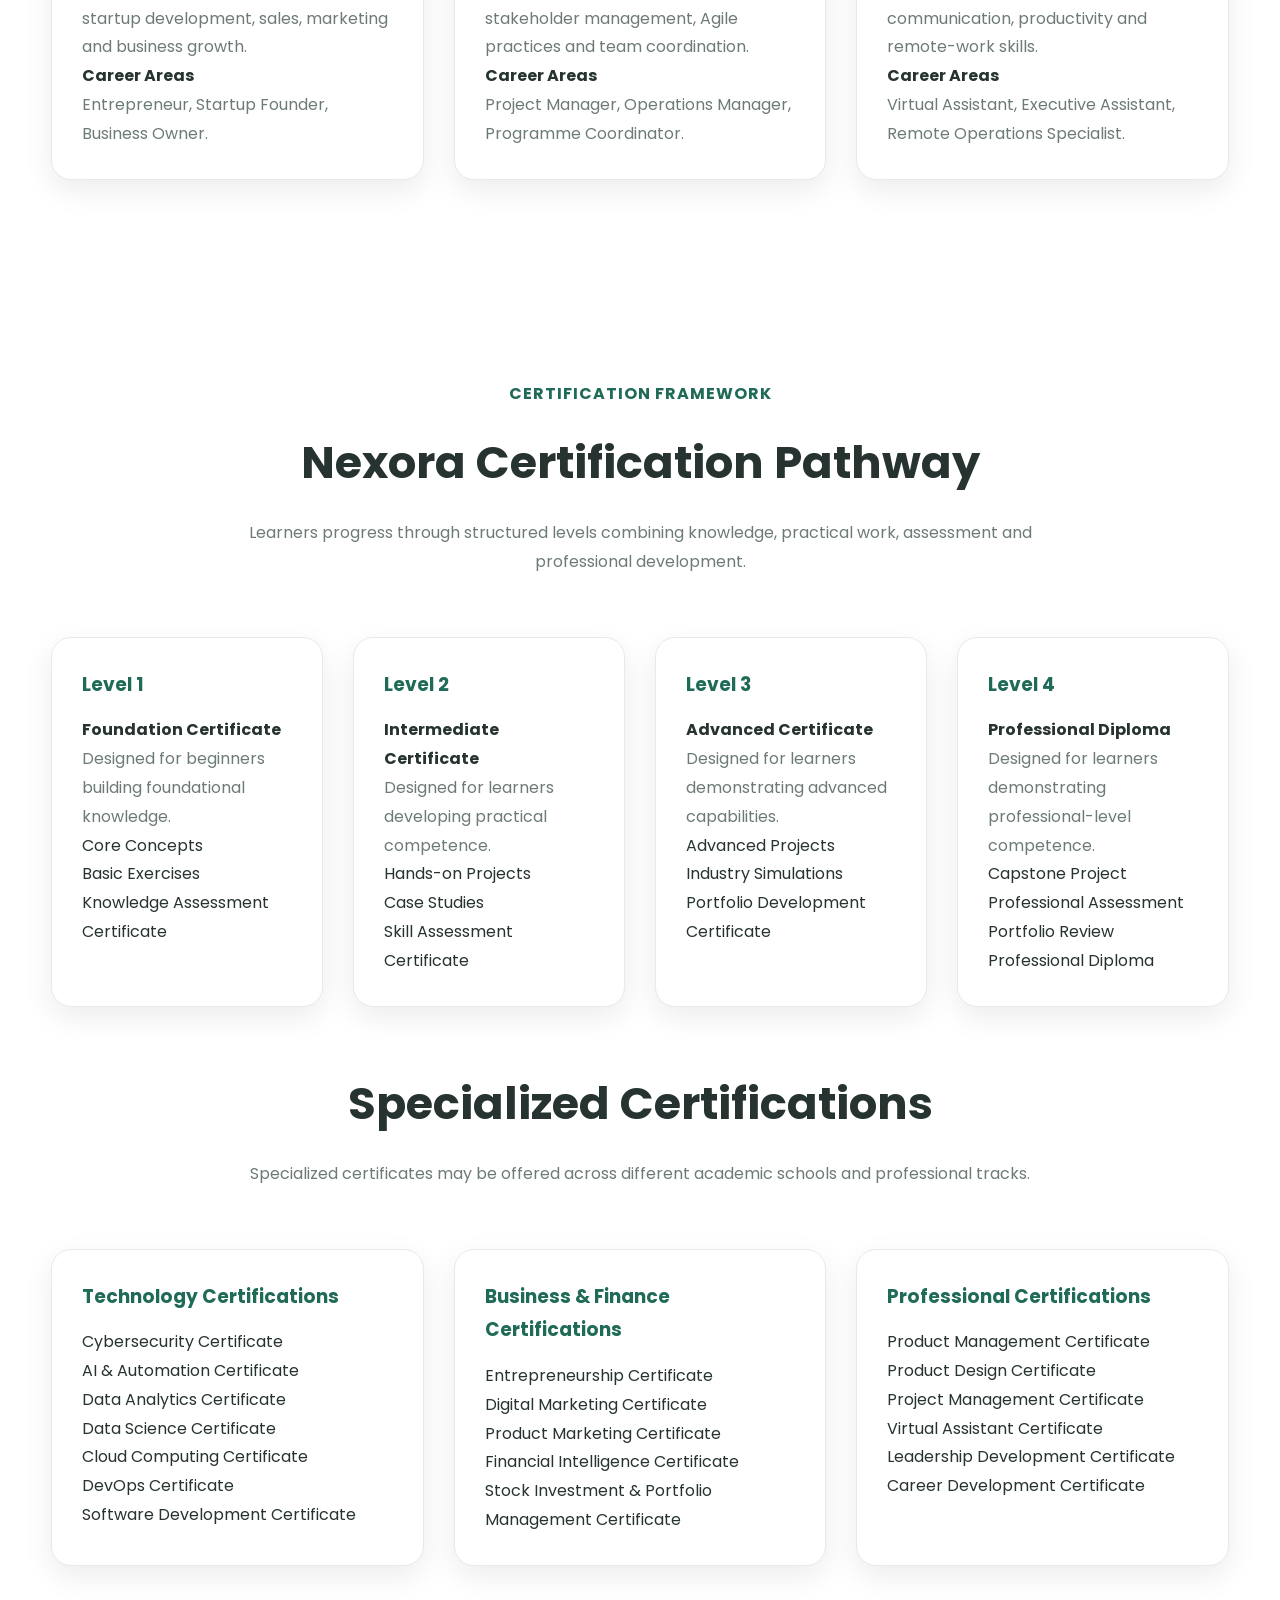
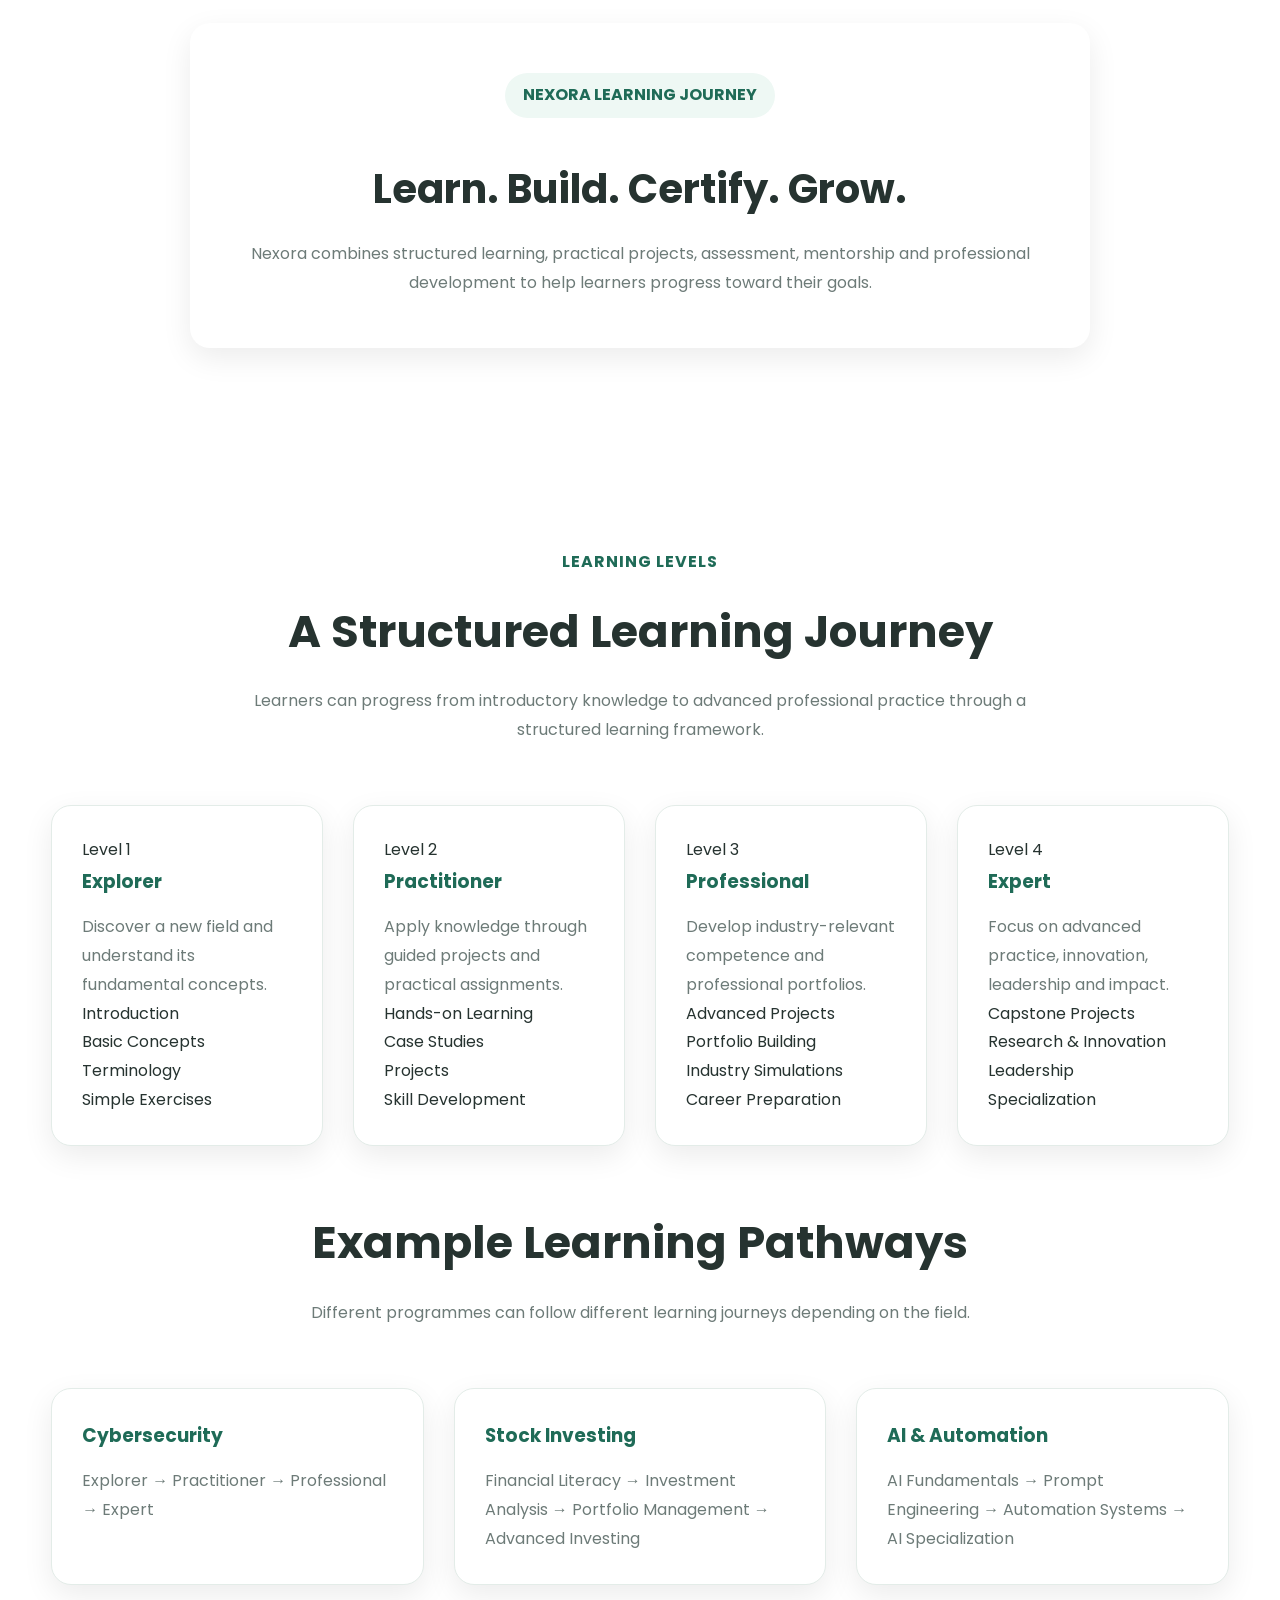
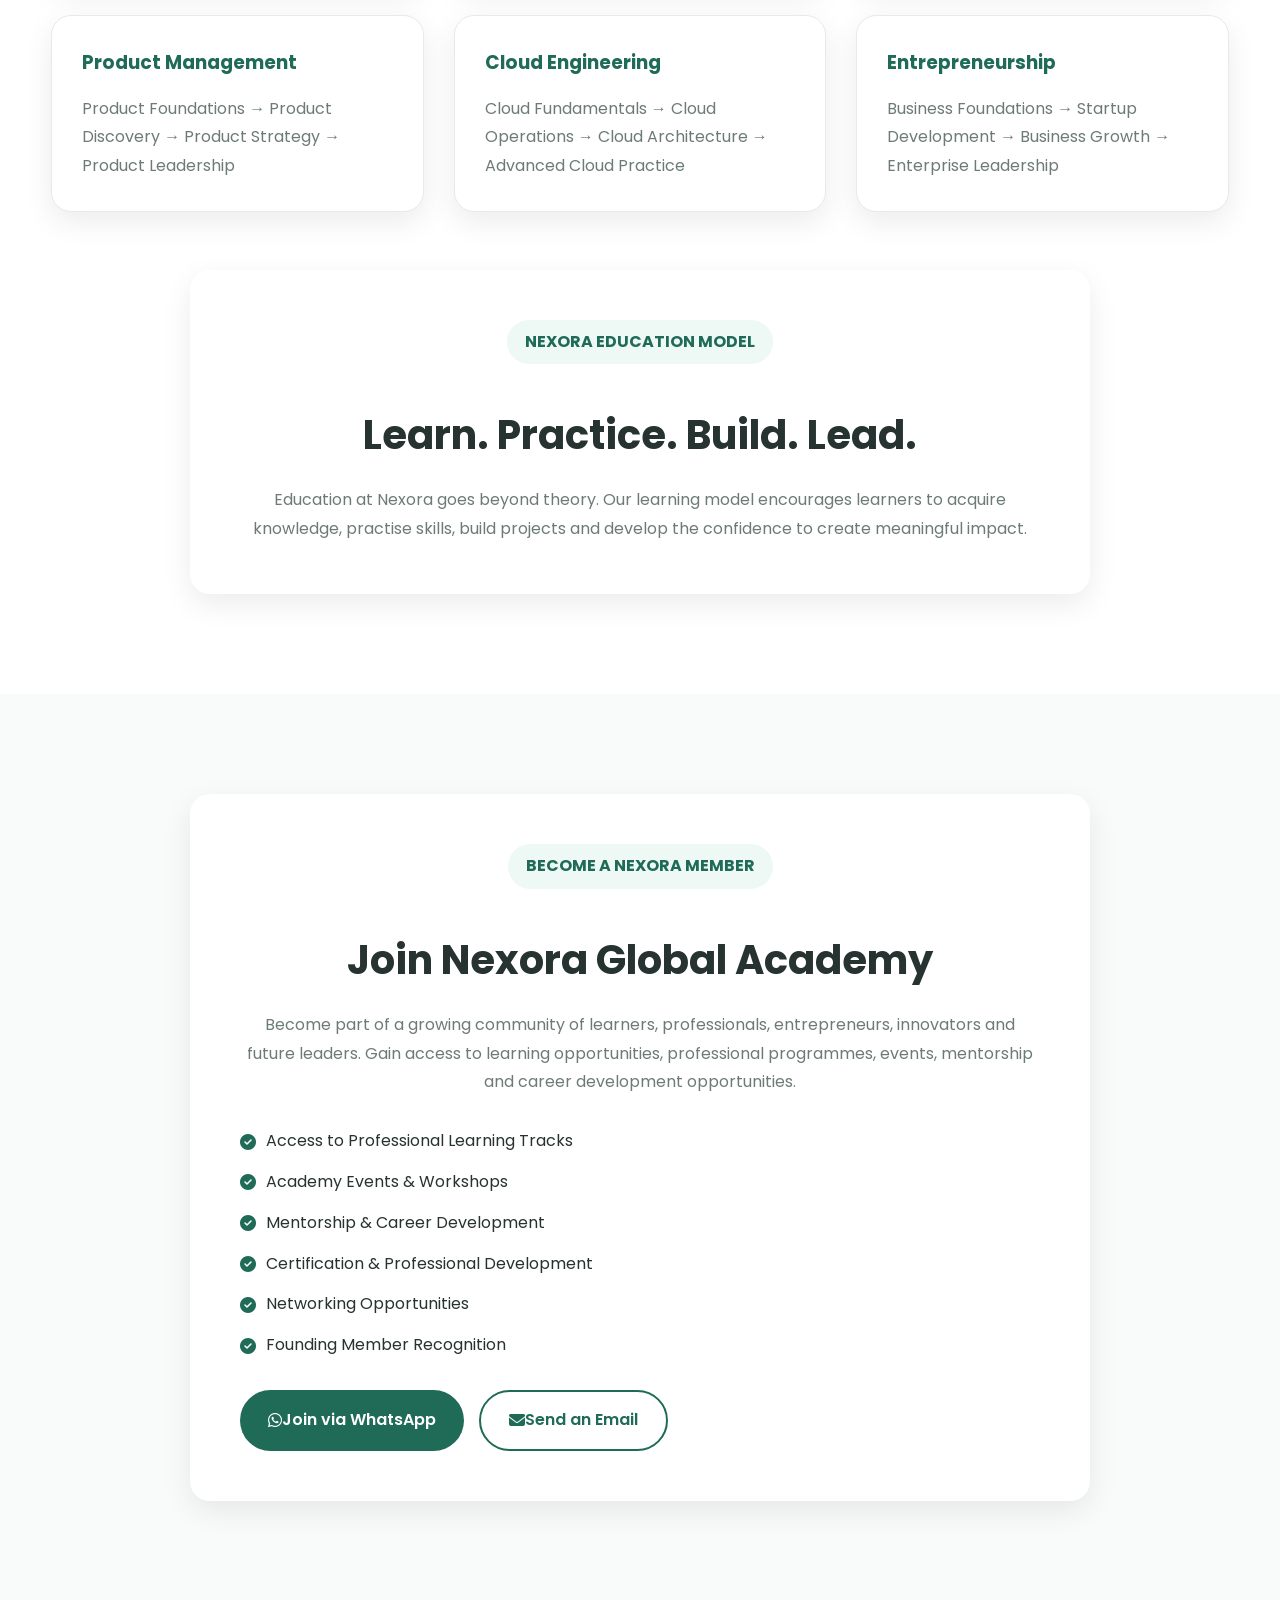
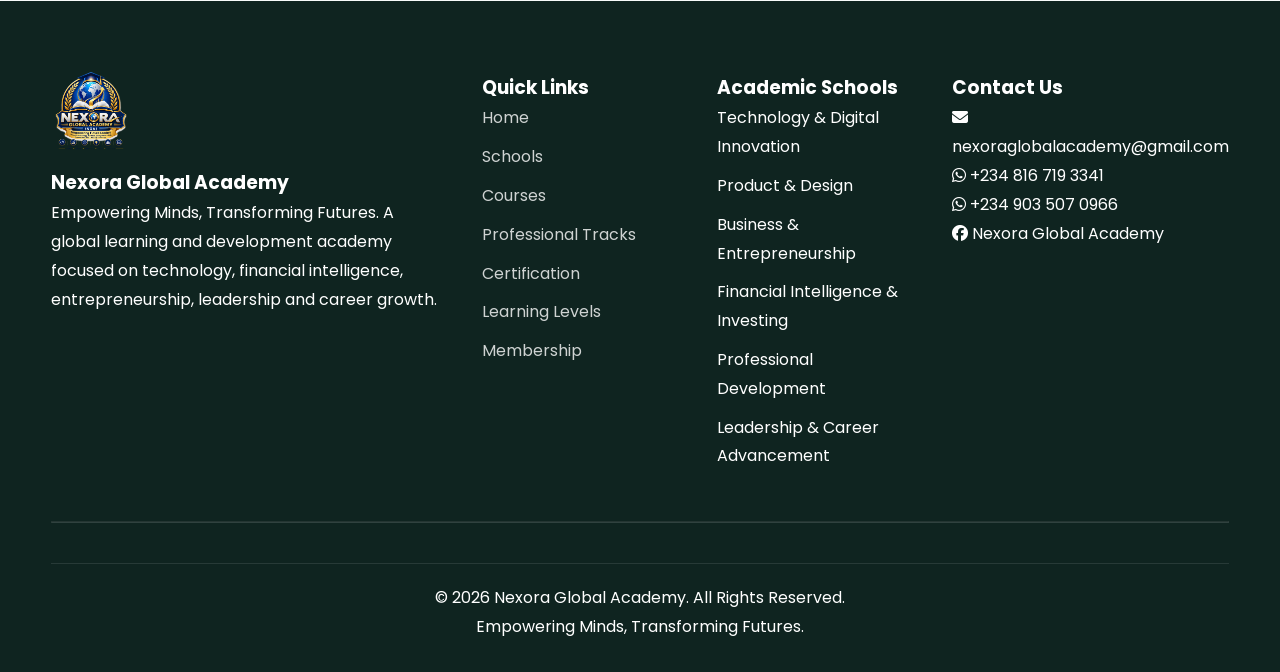
<file: academics.html>
<!DOCTYPE html>
<html lang="en">

<head>

    <meta charset="UTF-8">

    <meta name="viewport" content="width=device-width, initial-scale=1.0">

    <meta name="description"
        content="Explore the academic schools, professional courses, career tracks, learning levels and certification pathways offered by Nexora Global Academy.">

    <meta name="keywords"
        content="Nexora Global Academy, courses, cybersecurity, artificial intelligence, data science, stock investing, product management, digital marketing, software development, leadership">

    <meta name="author" content="Nexora Global Academy">

    <meta name="theme-color" content="#1f6b57">

    <title>Academics | Nexora Global Academy</title>


    <!-- Favicon -->
    <link rel="icon" type="image/svg+xml" href="favicon.svg">


    <!-- Main Stylesheet -->
    <link rel="stylesheet" href="style.css">


    <!-- Google Fonts -->
    <link rel="preconnect" href="https://fonts.googleapis.com">

    <link rel="preconnect"
        href="https://fonts.gstatic.com"
        crossorigin>

    <link
        href="https://fonts.googleapis.com/css2?family=Poppins:wght@300;400;500;600;700;800&display=swap"
        rel="stylesheet">


    <!-- Font Awesome -->
    <link
        rel="stylesheet"
        href="https://cdnjs.cloudflare.com/ajax/libs/font-awesome/6.5.2/css/all.min.css">

</head>


<body>


<!-- ==================================================
HEADER
================================================== -->

<header>

    <div class="container">

        <div class="navbar">


            <!-- LOGO -->

            <a href="index.html" class="logo">

                <img
                    src="nga-logo.png"
                    alt="Nexora Global Academy Logo">

                <div class="logo-text">

                    <h2>NEXORA</h2>

                    <p>GLOBAL ACADEMY</p>

                </div>

            </a>


            <!-- MOBILE MENU -->

            <div class="menu-toggle"
                aria-label="Open navigation menu">

                <i class="fas fa-bars"></i>

            </div>


            <!-- NAVIGATION -->

            <ul class="nav-links">

                <li>
                    <a href="index.html">Home</a>
                </li>

                <li>
                    <a href="#schools">Schools</a>
                </li>

                <li>
                    <a href="#courses">Courses</a>
                </li>

                <li>
                    <a href="#tracks">Tracks</a>
                </li>

                <li>
                    <a href="#certification">Certification</a>
                </li>

                <li>
                    <a href="#learning-levels">Learning Levels</a>
                </li>

                <li>
                    <a href="#membership">Membership</a>
                </li>

                <li>
                    <a href="#contact">Contact</a>
                </li>

            </ul>

        </div>

    </div>

</header>



<!-- ==================================================
ACADEMIC HERO
================================================== -->

<section class="hero">

    <div class="container">

        <div class="hero-content">


            <span class="eyebrow">
                NEXORA GLOBAL ACADEMY
            </span>


            <h1>
                Learn Skills.<br>
                Build Careers.<br>
                Create Impact.
            </h1>


            <p>

                Explore a multidisciplinary academic ecosystem
                built around technology, innovation, finance,
                entrepreneurship, professional development,
                leadership and the future of work.

            </p>


            <div class="hero-buttons">

                <a
                    href="#schools"
                    class="btn-primary">

                    Explore Our Schools

                </a>


                <a
                    href="#courses"
                    class="btn-secondary">

                    View Course Catalogue

                </a>

            </div>

        </div>

    </div>

</section>



<!-- ==================================================
ACADEMIC INTRODUCTION
================================================== -->

<section class="section">

    <div class="container">

        <div class="section-heading">

            <span class="section-label">
                OUR ACADEMIC MODEL
            </span>


            <h2>
                Education Designed For The Real World
            </h2>


            <p>

                Nexora Global Academy focuses on practical,
                future-ready education designed to help learners
                develop useful skills, professional competence,
                entrepreneurial thinking and leadership capacity.

            </p>

        </div>


        <div class="grid grid-3">


            <div class="card">

                <h3>
                    Practical Learning
                </h3>

                <p>

                    Learn through projects, practical exercises,
                    case studies and real-world applications.

                </p>

            </div>


            <div class="card">

                <h3>
                    Career Focused
                </h3>

                <p>

                    Develop skills aligned with modern careers,
                    entrepreneurship and emerging industries.

                </p>

            </div>


            <div class="card">

                <h3>
                    Lifelong Development
                </h3>

                <p>

                    Continue developing your knowledge and
                    capabilities from foundation to advanced levels.

                </p>

            </div>


        </div>

    </div>

</section>



<!-- ==================================================
ACADEMIC SCHOOLS
================================================== -->

<section id="schools" class="section">

    <div class="container">


        <div class="section-heading">

            <span class="section-label">
                ACADEMIC SCHOOLS
            </span>


            <h2>
                Schools & Faculties
            </h2>


            <p>

                Nexora Global Academy is organized into
                specialized schools covering some of the most
                important fields for the modern economy.

            </p>

        </div>



        <div class="grid grid-3">


            <!-- SCHOOL 1 -->

            <div class="school-card">

                <h3>
                    School of Technology & Digital Innovation
                </h3>

                <ul>

                    <li>Cybersecurity</li>

                    <li>Artificial Intelligence & Automation</li>

                    <li>Data Science</li>

                    <li>Data Analytics</li>

                    <li>Cloud Computing</li>

                    <li>DevOps Engineering</li>

                    <li>Frontend Development</li>

                    <li>Backend Development</li>

                    <li>Software Development</li>

                </ul>

            </div>



            <!-- SCHOOL 2 -->

            <div class="school-card">

                <h3>
                    School of Product & Design
                </h3>

                <ul>

                    <li>Product Management</li>

                    <li>Associate Product Management</li>

                    <li>Product Design</li>

                    <li>UI/UX Design</li>

                    <li>User Experience Research</li>

                    <li>Design Thinking</li>

                    <li>Digital Product Strategy</li>

                </ul>

            </div>



            <!-- SCHOOL 3 -->

            <div class="school-card">

                <h3>
                    School of Business & Entrepreneurship
                </h3>

                <ul>

                    <li>Entrepreneurship</li>

                    <li>Startup Development</li>

                    <li>Digital Marketing</li>

                    <li>Product Marketing</li>

                    <li>Social Media Marketing</li>

                    <li>Content Creation</li>

                    <li>E-Commerce</li>

                    <li>Sales & Negotiation</li>

                </ul>

            </div>



            <!-- SCHOOL 4 -->

            <div class="school-card">

                <h3>
                    School of Financial Intelligence & Investing
                </h3>

                <ul>

                    <li>Financial Literacy</li>

                    <li>Personal Finance</li>

                    <li>Money Management</li>

                    <li>Stock Investing</li>

                    <li>Fundamental Analysis</li>

                    <li>Technical Analysis</li>

                    <li>Portfolio Management</li>

                    <li>Wealth Building</li>

                </ul>

            </div>



            <!-- SCHOOL 5 -->

            <div class="school-card">

                <h3>
                    School of Professional Development
                </h3>

                <ul>

                    <li>Virtual Assistant</li>

                    <li>Project Management</li>

                    <li>Business Analysis</li>

                    <li>Customer Success</li>

                    <li>Remote Work</li>

                    <li>Executive Assistance</li>

                    <li>Operations Management</li>

                </ul>

            </div>



            <!-- SCHOOL 6 -->

            <div class="school-card">

                <h3>
                    School of Leadership & Career Advancement
                </h3>

                <ul>

                    <li>Leadership Development</li>

                    <li>Public Speaking</li>

                    <li>Communication Skills</li>

                    <li>Emotional Intelligence</li>

                    <li>Critical Thinking</li>

                    <li>Career Development</li>

                    <li>Personal Development</li>

                    <li>Team Leadership</li>

                </ul>

            </div>


        </div>

    </div>

</section>



<!-- ==================================================
FULL COURSE CATALOGUE
================================================== -->

<section id="courses" class="section">

    <div class="container">


        <div class="section-heading">

            <span class="section-label">
                FULL COURSE CATALOGUE
            </span>


            <h2>
                Professional Courses & Learning Programmes
            </h2>


            <p>

                Explore courses across technology, business,
                finance, design, professional development and
                leadership.

            </p>

        </div>



        <div class="grid grid-3">


            <!-- TECHNOLOGY -->

            <div class="card">

                <h3>
                    Technology & Digital Innovation
                </h3>

                <ul>

                    <li>Cybersecurity Fundamentals</li>

                    <li>Ethical Hacking & Penetration Testing</li>

                    <li>Artificial Intelligence & Automation</li>

                    <li>Prompt Engineering</li>

                    <li>Data Science</li>

                    <li>Data Analytics</li>

                    <li>Cloud Computing</li>

                    <li>AWS Fundamentals</li>

                    <li>Microsoft Azure Essentials</li>

                    <li>DevOps Engineering</li>

                    <li>Frontend Development</li>

                    <li>Backend Development</li>

                    <li>Full Stack Development</li>

                    <li>Software Engineering</li>

                    <li>API Development</li>

                </ul>

            </div>



            <!-- PRODUCT & DESIGN -->

            <div class="card">

                <h3>
                    Product & Design
                </h3>

                <ul>

                    <li>Product Management</li>

                    <li>Associate Product Management</li>

                    <li>Product Strategy</li>

                    <li>Product Discovery</li>

                    <li>Product Analytics</li>

                    <li>UI Design</li>

                    <li>UX Design</li>

                    <li>User Research</li>

                    <li>Design Thinking</li>

                    <li>Wireframing & Prototyping</li>

                    <li>Figma Masterclass</li>

                    <li>Digital Product Design</li>

                </ul>

            </div>



            <!-- BUSINESS -->

            <div class="card">

                <h3>
                    Business & Entrepreneurship
                </h3>

                <ul>

                    <li>Entrepreneurship Fundamentals</li>

                    <li>Startup Development</li>

                    <li>Business Model Innovation</li>

                    <li>Business Growth Strategy</li>

                    <li>Digital Marketing</li>

                    <li>Product Marketing</li>

                    <li>Brand Building</li>

                    <li>Sales & Negotiation</li>

                    <li>E-Commerce Business</li>

                    <li>Content Creation</li>

                    <li>Social Media Marketing</li>

                    <li>Personal Branding</li>

                </ul>

            </div>



            <!-- FINANCE -->

            <div class="card">

                <h3>
                    Financial Intelligence & Investing
                </h3>

                <ul>

                    <li>Financial Literacy</li>

                    <li>Personal Finance</li>

                    <li>Money Management</li>

                    <li>Wealth Building</li>

                    <li>Stock Investing</li>

                    <li>Portfolio Management</li>

                    <li>Fundamental Analysis</li>

                    <li>Technical Analysis</li>

                    <li>Dividend Investing</li>

                    <li>Value Investing</li>

                    <li>Growth Investing</li>

                    <li>Investment Psychology</li>

                    <li>Retirement Planning</li>

                    <li>Investment Risk Management</li>

                </ul>

            </div>



            <!-- PROFESSIONAL -->

            <div class="card">

                <h3>
                    Professional Development
                </h3>

                <ul>

                    <li>Virtual Assistant Mastery</li>

                    <li>Project Management</li>

                    <li>Business Analysis</li>

                    <li>Customer Success</li>

                    <li>Remote Work Systems</li>

                    <li>Executive Assistance</li>

                    <li>Operations Management</li>

                    <li>Time Management</li>

                    <li>Productivity Systems</li>

                    <li>Career Readiness</li>

                </ul>

            </div>



            <!-- LEADERSHIP -->

            <div class="card">

                <h3>
                    Leadership & Career Advancement
                </h3>

                <ul>

                    <li>Leadership Development</li>

                    <li>Public Speaking</li>

                    <li>Communication Skills</li>

                    <li>Emotional Intelligence</li>

                    <li>Critical Thinking</li>

                    <li>Decision Making</li>

                    <li>Career Growth Strategy</li>

                    <li>Professional Networking</li>

                    <li>Workplace Excellence</li>

                    <li>Personal Development</li>

                    <li>Team Leadership</li>

                    <li>Influence & Impact</li>

                </ul>

            </div>


        </div>

    </div>

</section>



<!-- ==================================================
PROFESSIONAL TRACKS
================================================== -->

<section id="tracks" class="section">

    <div class="container">


        <div class="section-heading">

            <span class="section-label">
                PROFESSIONAL TRACKS
            </span>


            <h2>
                Industry-Focused Career Pathways
            </h2>


            <p>

                Professional Tracks combine related courses
                into structured pathways for specific career
                and professional goals.

            </p>

        </div>



        <div class="grid grid-3">


            <!-- CYBERSECURITY -->

            <div class="card">

                <h3>
                    Cybersecurity Professional Track
                </h3>

                <p>

                    Build knowledge in cybersecurity,
                    network security, ethical hacking,
                    threat detection and cyber defence.

                </p>

                <strong>
                    Career Areas
                </strong>

                <p>

                    Cybersecurity Analyst,
                    SOC Analyst,
                    Security Professional.

                </p>

            </div>



            <!-- AI -->

            <div class="card">

                <h3>
                    AI & Automation Professional Track
                </h3>

                <p>

                    Learn artificial intelligence,
                    prompt engineering, workflow automation
                    and AI-powered productivity.

                </p>

                <strong>
                    Career Areas
                </strong>

                <p>

                    AI Specialist,
                    Automation Specialist,
                    AI Productivity Professional.

                </p>

            </div>



            <!-- DATA -->

            <div class="card">

                <h3>
                    Data Science Professional Track
                </h3>

                <p>

                    Develop skills in data analysis,
                    statistics, machine learning,
                    visualization and predictive analytics.

                </p>

                <strong>
                    Career Areas
                </strong>

                <p>

                    Data Scientist,
                    Data Analyst,
                    Business Intelligence Professional.

                </p>

            </div>



            <!-- CLOUD -->

            <div class="card">

                <h3>
                    Cloud Engineering Professional Track
                </h3>

                <p>

                    Learn cloud infrastructure,
                    cloud operations, virtualization
                    and cloud deployment.

                </p>

                <strong>
                    Career Areas
                </strong>

                <p>

                    Cloud Engineer,
                    Cloud Administrator,
                    Cloud Solutions Professional.

                </p>

            </div>



            <!-- SOFTWARE -->

            <div class="card">

                <h3>
                    Software Engineering Professional Track
                </h3>

                <p>

                    Combine frontend, backend,
                    APIs, databases and software
                    architecture.

                </p>

                <strong>
                    Career Areas
                </strong>

                <p>

                    Frontend Developer,
                    Backend Developer,
                    Full Stack Developer.

                </p>

            </div>



            <!-- PRODUCT -->

            <div class="card">

                <h3>
                    Product Management Professional Track
                </h3>

                <p>

                    Learn product discovery,
                    strategy, roadmapping,
                    analytics and execution.

                </p>

                <strong>
                    Career Areas
                </strong>

                <p>

                    Product Manager,
                    Associate Product Manager,
                    Product Lead.

                </p>

            </div>



            <!-- UI UX -->

            <div class="card">

                <h3>
                    UI/UX Design Professional Track
                </h3>

                <p>

                    Develop skills in user research,
                    wireframing, prototyping, Figma
                    and design systems.

                </p>

                <strong>
                    Career Areas
                </strong>

                <p>

                    UI Designer,
                    UX Designer,
                    Product Designer.

                </p>

            </div>



            <!-- DIGITAL MARKETING -->

            <div class="card">

                <h3>
                    Digital Marketing Professional Track
                </h3>

                <p>

                    Learn content marketing,
                    social media marketing, SEO,
                    advertising and analytics.

                </p>

                <strong>
                    Career Areas
                </strong>

                <p>

                    Digital Marketer,
                    Growth Marketer,
                    Marketing Specialist.

                </p>

            </div>



            <!-- STOCK INVESTING -->

            <div class="card">

                <h3>
                    Stock Investing Professional Track
                </h3>

                <p>

                    Learn financial literacy,
                    stock market fundamentals,
                    investment analysis,
                    portfolio management and
                    responsible wealth-building principles.

                </p>

                <strong>
                    Learning Outcomes
                </strong>

                <p>

                    Investment Analysis,
                    Portfolio Planning,
                    Financial Decision-Making.

                </p>

            </div>



            <!-- ENTREPRENEURSHIP -->

            <div class="card">

                <h3>
                    Entrepreneurship Professional Track
                </h3>

                <p>

                    Develop skills in business models,
                    startup development, sales,
                    marketing and business growth.

                </p>

                <strong>
                    Career Areas
                </strong>

                <p>

                    Entrepreneur,
                    Startup Founder,
                    Business Owner.

                </p>

            </div>



            <!-- PROJECT MANAGEMENT -->

            <div class="card">

                <h3>
                    Project Management Professional Track
                </h3>

                <p>

                    Learn project planning,
                    execution, stakeholder management,
                    Agile practices and team coordination.

                </p>

                <strong>
                    Career Areas
                </strong>

                <p>

                    Project Manager,
                    Operations Manager,
                    Programme Coordinator.

                </p>

            </div>



            <!-- VIRTUAL ASSISTANT -->

            <div class="card">

                <h3>
                    Virtual Assistant Professional Track
                </h3>

                <p>

                    Develop administrative,
                    communication, productivity
                    and remote-work skills.

                </p>

                <strong>
                    Career Areas
                </strong>

                <p>

                    Virtual Assistant,
                    Executive Assistant,
                    Remote Operations Specialist.

                </p>

            </div>


        </div>

    </div>

</section>



<!-- ==================================================
CERTIFICATION FRAMEWORK
================================================== -->

<section id="certification" class="section">

    <div class="container">


        <div class="section-heading">

            <span class="section-label">
                CERTIFICATION FRAMEWORK
            </span>


            <h2>
                Nexora Certification Pathway
            </h2>


            <p>

                Learners progress through structured levels
                combining knowledge, practical work,
                assessment and professional development.

            </p>

        </div>



        <div class="grid grid-4">


            <!-- LEVEL 1 -->

            <div class="card">

                <h3>
                    Level 1
                </h3>

                <h4>
                    Foundation Certificate
                </h4>

                <p>

                    Designed for beginners building
                    foundational knowledge.

                </p>

                <ul>

                    <li>Core Concepts</li>

                    <li>Basic Exercises</li>

                    <li>Knowledge Assessment</li>

                    <li>Certificate</li>

                </ul>

            </div>



            <!-- LEVEL 2 -->

            <div class="card">

                <h3>
                    Level 2
                </h3>

                <h4>
                    Intermediate Certificate
                </h4>

                <p>

                    Designed for learners developing
                    practical competence.

                </p>

                <ul>

                    <li>Hands-on Projects</li>

                    <li>Case Studies</li>

                    <li>Skill Assessment</li>

                    <li>Certificate</li>

                </ul>

            </div>



            <!-- LEVEL 3 -->

            <div class="card">

                <h3>
                    Level 3
                </h3>

                <h4>
                    Advanced Certificate
                </h4>

                <p>

                    Designed for learners demonstrating
                    advanced capabilities.

                </p>

                <ul>

                    <li>Advanced Projects</li>

                    <li>Industry Simulations</li>

                    <li>Portfolio Development</li>

                    <li>Certificate</li>

                </ul>

            </div>



            <!-- LEVEL 4 -->

            <div class="card">

                <h3>
                    Level 4
                </h3>

                <h4>
                    Professional Diploma
                </h4>

                <p>

                    Designed for learners demonstrating
                    professional-level competence.

                </p>

                <ul>

                    <li>Capstone Project</li>

                    <li>Professional Assessment</li>

                    <li>Portfolio Review</li>

                    <li>Professional Diploma</li>

                </ul>

            </div>


        </div>



        <br><br>



        <div class="section-heading">

            <h2>
                Specialized Certifications
            </h2>

            <p>

                Specialized certificates may be offered
                across different academic schools and
                professional tracks.

            </p>

        </div>



        <div class="grid grid-3">


            <div class="card">

                <h3>
                    Technology Certifications
                </h3>

                <ul>

                    <li>Cybersecurity Certificate</li>

                    <li>AI & Automation Certificate</li>

                    <li>Data Analytics Certificate</li>

                    <li>Data Science Certificate</li>

                    <li>Cloud Computing Certificate</li>

                    <li>DevOps Certificate</li>

                    <li>Software Development Certificate</li>

                </ul>

            </div>



            <div class="card">

                <h3>
                    Business & Finance Certifications
                </h3>

                <ul>

                    <li>Entrepreneurship Certificate</li>

                    <li>Digital Marketing Certificate</li>

                    <li>Product Marketing Certificate</li>

                    <li>Financial Intelligence Certificate</li>

                    <li>Stock Investment & Portfolio Management Certificate</li>

                </ul>

            </div>



            <div class="card">

                <h3>
                    Professional Certifications
                </h3>

                <ul>

                    <li>Product Management Certificate</li>

                    <li>Product Design Certificate</li>

                    <li>Project Management Certificate</li>

                    <li>Virtual Assistant Certificate</li>

                    <li>Leadership Development Certificate</li>

                    <li>Career Development Certificate</li>

                </ul>

            </div>


        </div>


        <br><br>


        <div class="membership-box">

            <span class="eyebrow">
                NEXORA LEARNING JOURNEY
            </span>


            <h2>
                Learn. Build. Certify. Grow.
            </h2>


            <p>

                Nexora combines structured learning,
                practical projects, assessment,
                mentorship and professional development
                to help learners progress toward their goals.

            </p>

        </div>


    </div>

</section>



<!-- ==================================================
LEARNING LEVELS
================================================== -->

<section id="learning-levels" class="section">

    <div class="container">


        <div class="section-heading">

            <span class="section-label">
                LEARNING LEVELS
            </span>


            <h2>
                A Structured Learning Journey
            </h2>


            <p>

                Learners can progress from introductory
                knowledge to advanced professional practice
                through a structured learning framework.

            </p>

        </div>



        <div class="grid grid-4">


            <!-- EXPLORER -->

            <div class="card">

                <div class="level-badge">
                    Level 1
                </div>


                <h3>
                    Explorer
                </h3>


                <p>

                    Discover a new field and understand
                    its fundamental concepts.

                </p>


                <ul>

                    <li>Introduction</li>

                    <li>Basic Concepts</li>

                    <li>Terminology</li>

                    <li>Simple Exercises</li>

                </ul>

            </div>



            <!-- PRACTITIONER -->

            <div class="card">

                <div class="level-badge">
                    Level 2
                </div>


                <h3>
                    Practitioner
                </h3>


                <p>

                    Apply knowledge through guided
                    projects and practical assignments.

                </p>


                <ul>

                    <li>Hands-on Learning</li>

                    <li>Case Studies</li>

                    <li>Projects</li>

                    <li>Skill Development</li>

                </ul>

            </div>



            <!-- PROFESSIONAL -->

            <div class="card">

                <div class="level-badge">
                    Level 3
                </div>


                <h3>
                    Professional
                </h3>


                <p>

                    Develop industry-relevant competence
                    and professional portfolios.

                </p>


                <ul>

                    <li>Advanced Projects</li>

                    <li>Portfolio Building</li>

                    <li>Industry Simulations</li>

                    <li>Career Preparation</li>

                </ul>

            </div>



            <!-- EXPERT -->

            <div class="card">

                <div class="level-badge">
                    Level 4
                </div>


                <h3>
                    Expert
                </h3>


                <p>

                    Focus on advanced practice,
                    innovation, leadership and impact.

                </p>


                <ul>

                    <li>Capstone Projects</li>

                    <li>Research & Innovation</li>

                    <li>Leadership</li>

                    <li>Specialization</li>

                </ul>

            </div>


        </div>



        <br><br>



        <div class="section-heading">

            <h2>
                Example Learning Pathways
            </h2>


            <p>

                Different programmes can follow different
                learning journeys depending on the field.

            </p>

        </div>



        <div class="grid grid-3">


            <div class="card">

                <h3>
                    Cybersecurity
                </h3>

                <p>

                    Explorer →
                    Practitioner →
                    Professional →
                    Expert

                </p>

            </div>



            <div class="card">

                <h3>
                    Stock Investing
                </h3>

                <p>

                    Financial Literacy →
                    Investment Analysis →
                    Portfolio Management →
                    Advanced Investing

                </p>

            </div>



            <div class="card">

                <h3>
                    AI & Automation
                </h3>

                <p>

                    AI Fundamentals →
                    Prompt Engineering →
                    Automation Systems →
                    AI Specialization

                </p>

            </div>



            <div class="card">

                <h3>
                    Product Management
                </h3>

                <p>

                    Product Foundations →
                    Product Discovery →
                    Product Strategy →
                    Product Leadership

                </p>

            </div>



            <div class="card">

                <h3>
                    Cloud Engineering
                </h3>

                <p>

                    Cloud Fundamentals →
                    Cloud Operations →
                    Cloud Architecture →
                    Advanced Cloud Practice

                </p>

            </div>



            <div class="card">

                <h3>
                    Entrepreneurship
                </h3>

                <p>

                    Business Foundations →
                    Startup Development →
                    Business Growth →
                    Enterprise Leadership

                </p>

            </div>


        </div>


        <br><br>



        <div class="membership-box">

            <span class="eyebrow">
                NEXORA EDUCATION MODEL
            </span>


            <h2>
                Learn. Practice. Build. Lead.
            </h2>


            <p>

                Education at Nexora goes beyond theory.
                Our learning model encourages learners
                to acquire knowledge, practise skills,
                build projects and develop the confidence
                to create meaningful impact.

            </p>

        </div>


    </div>

</section>



<!-- ==================================================
MEMBERSHIP CTA
================================================== -->

<section id="membership" class="membership">

    <div class="container">


        <div class="membership-box">


            <span class="eyebrow">
                BECOME A NEXORA MEMBER
            </span>


            <h2>
                Join Nexora Global Academy
            </h2>


            <p>

                Become part of a growing community of
                learners, professionals, entrepreneurs,
                innovators and future leaders.

                Gain access to learning opportunities,
                professional programmes, events,
                mentorship and career development
                opportunities.

            </p>



            <!-- MEMBERSHIP BENEFITS -->

            <div class="membership-benefits">


                <div class="benefit-item">

                    <i class="fas fa-check-circle"></i>

                    <span>
                        Access to Professional Learning Tracks
                    </span>

                </div>


                <div class="benefit-item">

                    <i class="fas fa-check-circle"></i>

                    <span>
                        Academy Events & Workshops
                    </span>

                </div>


                <div class="benefit-item">

                    <i class="fas fa-check-circle"></i>

                    <span>
                        Mentorship & Career Development
                    </span>

                </div>


                <div class="benefit-item">

                    <i class="fas fa-check-circle"></i>

                    <span>
                        Certification & Professional Development
                    </span>

                </div>


                <div class="benefit-item">

                    <i class="fas fa-check-circle"></i>

                    <span>
                        Networking Opportunities
                    </span>

                </div>


                <div class="benefit-item">

                    <i class="fas fa-check-circle"></i>

                    <span>
                        Founding Member Recognition
                    </span>

                </div>


            </div>



            <div class="hero-buttons">


                <a
                    href="https://wa.me/2348167193341?text=Hello%20Nexora%20Global%20Academy,%20I%20would%20like%20to%20become%20a%20member."
                    target="_blank"
                    rel="noopener noreferrer"
                    class="btn-primary">

                    <i class="fab fa-whatsapp"></i>

                    Join via WhatsApp

                </a>


                <a
                    href="mailto:nexoraglobalacademy@gmail.com"
                    class="btn-secondary">

                    <i class="fas fa-envelope"></i>

                    Send an Email

                </a>


            </div>


        </div>

    </div>

</section>



<!-- ==================================================
FOOTER
================================================== -->

<footer id="contact">

    <div class="container">


        <div class="footer-grid">


            <!-- BRAND -->

            <div class="footer-brand">


                <img
                    src="nga-logo.png"
                    alt="Nexora Global Academy Logo"
                    style="width:80px;margin-bottom:15px;">


                <h3>
                    Nexora Global Academy
                </h3>


                <p>

                    Empowering Minds, Transforming Futures.

                    A global learning and development
                    academy focused on technology,
                    financial intelligence, entrepreneurship,
                    leadership and career growth.

                </p>


            </div>



            <!-- QUICK LINKS -->

            <div class="footer-column">


                <h3>
                    Quick Links
                </h3>


                <ul>

                    <li>
                        <a href="index.html">
                            Home
                        </a>
                    </li>

                    <li>
                        <a href="#schools">
                            Schools
                        </a>
                    </li>

                    <li>
                        <a href="#courses">
                            Courses
                        </a>
                    </li>

                    <li>
                        <a href="#tracks">
                            Professional Tracks
                        </a>
                    </li>

                    <li>
                        <a href="#certification">
                            Certification
                        </a>
                    </li>

                    <li>
                        <a href="#learning-levels">
                            Learning Levels
                        </a>
                    </li>

                    <li>
                        <a href="#membership">
                            Membership
                        </a>
                    </li>

                </ul>

            </div>



            <!-- ACADEMIC SCHOOLS -->

            <div class="footer-column">


                <h3>
                    Academic Schools
                </h3>


                <ul>

                    <li>
                        Technology & Digital Innovation
                    </li>

                    <li>
                        Product & Design
                    </li>

                    <li>
                        Business & Entrepreneurship
                    </li>

                    <li>
                        Financial Intelligence & Investing
                    </li>

                    <li>
                        Professional Development
                    </li>

                    <li>
                        Leadership & Career Advancement
                    </li>

                </ul>

            </div>



            <!-- CONTACT -->

            <div class="footer-column">


                <h3>
                    Contact Us
                </h3>


                <p>

                    <i class="fas fa-envelope"></i>

                    nexoraglobalacademy@gmail.com

                </p>


                <p>

                    <i class="fab fa-whatsapp"></i>

                    +234 816 719 3341

                </p>


                <p>

                    <i class="fab fa-whatsapp"></i>

                    +234 903 507 0966

                </p>


                <p>

                    <i class="fab fa-facebook"></i>

                    Nexora Global Academy

                </p>


            </div>


        </div>



        <hr style="margin:40px 0;opacity:.15;">



        <div class="footer-bottom">


            <p>

                ©
                <span id="year"></span>
                Nexora Global Academy.
                All Rights Reserved.

            </p>


            <p>

                Empowering Minds, Transforming Futures.

            </p>


        </div>


    </div>

</footer>



<!-- ==================================================
WHATSAPP FLOATING BUTTON
================================================== -->

<a
    href="https://wa.me/2348167193341"
    target="_blank"
    rel="noopener noreferrer"
    class="whatsapp"
    aria-label="Contact Nexora Global Academy on WhatsApp">

    <i class="fab fa-whatsapp"></i>

</a>



<!-- ==================================================
SCROLL TO TOP
================================================== -->

<div
    id="scrollTop"
    class="scroll-top"
    aria-label="Scroll to top">

    <i class="fas fa-arrow-up"></i>

</div>



<!-- ==================================================
PAGE JAVASCRIPT
================================================== -->

<script>

    /* =========================
       CURRENT YEAR
    ========================= */

    const yearElement =
        document.getElementById("year");

    if (yearElement) {

        yearElement.textContent =
            new Date().getFullYear();

    }



    /* =========================
       MOBILE NAVIGATION
    ========================= */

    const menuToggle =
        document.querySelector(".menu-toggle");

    const navLinks =
        document.querySelector(".nav-links");


    if (menuToggle && navLinks) {

        menuToggle.addEventListener("click", function () {

            navLinks.classList.toggle("active");

        });


        const navigationLinks =
            navLinks.querySelectorAll("a");


        navigationLinks.forEach(function (link) {

            link.addEventListener("click", function () {

                navLinks.classList.remove("active");

            });

        });

    }



    /* =========================
       SCROLL TO TOP
    ========================= */

    const scrollTop =
        document.getElementById("scrollTop");


    if (scrollTop) {

        window.addEventListener("scroll", function () {

            if (window.scrollY > 400) {

                scrollTop.classList.add("show");

            } else {

                scrollTop.classList.remove("show");

            }

        });


        scrollTop.addEventListener("click", function () {

            window.scrollTo({

                top: 0,

                behavior: "smooth"

            });

        });

    }

</script>


</body>

</html>
</file>
<file: style.css>
/* ==========================================
   NEXORA GLOBAL ACADEMY
   COMPLETE PROFESSIONAL STYLESHEET
========================================== */

:root{
  --primary:#1f6b57;
  --primary-dark:#174f41;
  --primary-light:#eef8f4;
  --accent:#d8b25f;
  --white:#ffffff;
  --bg:#f8fbfa;
  --text:#263330;
  --text-light:#6d7b78;
  --border:#e3ece8;
  --shadow:0 10px 30px rgba(0,0,0,.08);
  --shadow-hover:0 18px 40px rgba(0,0,0,.12);
  --radius:20px;
  --transition:.35s ease;
}

*{
  margin:0;
  padding:0;
  box-sizing:border-box;
}

html{
  scroll-behavior:smooth;
}

body{
  font-family:'Poppins',sans-serif;
  background:#fff;
  color:var(--text);
  line-height:1.8;
}

img{
  max-width:100%;
  display:block;
}

a{
  text-decoration:none;
}

ul{
  list-style:none;
}

.container{
  width:min(92%,1200px);
  margin:auto;
}

/* ==========================================
   HEADER
========================================== */

header{
  position:sticky;
  top:0;
  z-index:1000;
  background:#fff;
  border-bottom:1px solid var(--border);
}

.navbar{
  display:flex;
  align-items:center;
  justify-content:space-between;
  min-height:85px;
}

.logo{
  display:flex;
  align-items:center;
  gap:12px;
}

.logo img{
  width:60px;
}

.logo-text h2{
  color:var(--primary);
  font-size:1.5rem;
  line-height:1;
}

.logo-text p{
  font-size:.75rem;
  letter-spacing:2px;
  color:var(--text-light);
}

.nav-links{
  display:flex;
  gap:25px;
}

.nav-links a{
  color:var(--text);
  font-weight:600;
  transition:.3s;
}

.nav-links a:hover{
  color:var(--primary);
}

.menu-toggle{
  display:none;
  font-size:30px;
  cursor:pointer;
  color:var(--primary);
}

/* ==========================================
   HERO
========================================== */

.hero{
  padding:120px 0;
  background:linear-gradient(
    135deg,
    #f7fbf9,
    #edf8f3
  );
}

.hero-content{
  max-width:800px;
}

.eyebrow{
  display:inline-block;
  background:var(--primary-light);
  color:var(--primary);
  padding:8px 18px;
  border-radius:999px;
  font-weight:700;
  margin-bottom:20px;
}

.hero h1{
  font-size:4rem;
  line-height:1.1;
  margin-bottom:20px;
}

.hero p{
  color:var(--text-light);
  font-size:1.1rem;
  margin-bottom:30px;
}

.hero-buttons{
  display:flex;
  gap:15px;
  flex-wrap:wrap;
}

/* ==========================================
   BUTTONS
========================================== */

.btn-primary,
.btn-secondary{
  display:inline-flex;
  align-items:center;
  justify-content:center;
  padding:14px 28px;
  border-radius:999px;
  font-weight:600;
  transition:.3s;
}

.btn-primary{
  background:var(--primary);
  color:#fff;
}

.btn-primary:hover{
  background:var(--primary-dark);
  transform:translateY(-3px);
}

.btn-secondary{
  border:2px solid var(--primary);
  color:var(--primary);
}

.btn-secondary:hover{
  background:var(--primary);
  color:#fff;
}

/* ==========================================
   SECTIONS
========================================== */

.section{
  padding:100px 0;
}

.section-heading{
  text-align:center;
  max-width:800px;
  margin:0 auto 60px;
}

.section-label{
  color:var(--primary);
  font-weight:700;
  letter-spacing:1px;
  display:block;
  margin-bottom:15px;
}

.section-heading h2{
  font-size:2.8rem;
  margin-bottom:15px;
}

.section-heading p{
  color:var(--text-light);
}

/* ==========================================
   GRID
========================================== */

.grid{
  display:grid;
  gap:30px;
}

.grid-2{
  grid-template-columns:repeat(2,1fr);
}

.grid-3{
  grid-template-columns:repeat(3,1fr);
}

.grid-4{
  grid-template-columns:repeat(4,1fr);
}

/* ==========================================
   CARDS
========================================== */

.card,
.school-card{
  background:#fff;
  border:1px solid var(--border);
  border-radius:var(--radius);
  padding:30px;
  box-shadow:var(--shadow);
  transition:.3s;
}

.card:hover,
.school-card:hover{
  transform:translateY(-8px);
  box-shadow:var(--shadow-hover);
}

.card h3,
.school-card h3{
  color:var(--primary);
  margin-bottom:15px;
}

.card p{
  color:var(--text-light);
}

.school-card li{
  padding:8px 0;
  border-bottom:1px solid #f1f1f1;
}

.school-card li:last-child{
  border:none;
}

/* ==========================================
   MEMBERSHIP
========================================== */

.membership{
  background:var(--bg);
  padding:100px 0;
}

.membership-box{
  background:#fff;
  max-width:900px;
  margin:auto;
  padding:50px;
  text-align:center;
  border-radius:var(--radius);
  box-shadow:var(--shadow);
}

.membership-box h2{
  font-size:2.5rem;
  margin:15px 0;
}

.membership-box p{
  color:var(--text-light);
}

.membership-benefits{
  margin:30px 0;
}

.benefit-item{
  display:flex;
  align-items:center;
  gap:10px;
  margin-bottom:12px;
}

.benefit-item i{
  color:var(--primary);
}

/* ==========================================
   FOUNDER
========================================== */

.founder-section{
  background:#f9fcfb;
}

.founder-grid{
  display:grid;
  grid-template-columns:420px 1fr;
  gap:60px;
  align-items:center;
}

.founder-image img{
  border-radius:25px;
  box-shadow:var(--shadow-hover);
}

.founder-content h4{
  color:var(--primary);
  margin-bottom:10px;
}

.founder-content h2{
  font-size:2.7rem;
  margin-bottom:20px;
}

.founder-content p{
  color:var(--text-light);
  margin-bottom:18px;
}

/* ==========================================
   FOOTER
========================================== */

footer{
  background:#0f2420;
  color:#fff;
  padding:70px 0 30px;
}

.footer-grid{
  display:grid;
  grid-template-columns:2fr 1fr 1fr 1fr;
  gap:40px;
}

.footer-column ul li{
  margin-bottom:10px;
}

.footer-column a{
  color:rgba(255,255,255,.8);
}

.footer-column a:hover{
  color:#fff;
}

.footer-bottom{
  border-top:1px solid rgba(255,255,255,.1);
  margin-top:40px;
  padding-top:20px;
  text-align:center;
}

/* ==========================================
   WHATSAPP
========================================== */

.whatsapp{
  position:fixed;
  right:20px;
  bottom:20px;
  width:65px;
  height:65px;
  border-radius:50%;
  background:#25d366;
  color:#fff;
  display:flex;
  align-items:center;
  justify-content:center;
  font-size:1.8rem;
  z-index:999;
  box-shadow:0 10px 25px rgba(0,0,0,.2);
}

/* ==========================================
   SCROLL TOP
========================================== */

.scroll-top{
  position:fixed;
  left:20px;
  bottom:20px;
  width:55px;
  height:55px;
  border-radius:50%;
  background:var(--primary);
  color:#fff;
  display:none;
  align-items:center;
  justify-content:center;
  cursor:pointer;
  z-index:999;
}

/* ==========================================
   MOBILE
========================================== */

@media(max-width:992px){

  .grid-3,
  .grid-4{
    grid-template-columns:repeat(2,1fr);
  }

  .founder-grid{
    grid-template-columns:1fr;
  }

  .footer-grid{
    grid-template-columns:1fr 1fr;
  }

  .hero h1{
    font-size:3rem;
  }
}

@media(max-width:768px){

  .menu-toggle{
    display:block;
  }

  .navbar{
    position:relative;
  }

  .nav-links{
    display:none;
    flex-direction:column;
    position:absolute;
    top:85px;
    left:0;
    width:100%;
    background:#fff;
    border-top:1px solid var(--border);
    box-shadow:0 10px 25px rgba(0,0,0,.08);
    z-index:999;
  }

  .nav-links.active{
    display:flex;
  }

  .nav-links li{
    width:100%;
  }

  .nav-links a{
    display:block;
    padding:16px 25px;
    border-bottom:1px solid var(--border);
  }

  .grid-2,
  .grid-3,
  .grid-4,
  .footer-grid{
    grid-template-columns:1fr;
  }

  .hero{
    padding:90px 0;
  }

  .hero h1{
    font-size:2.3rem;
  }

  .section{
    padding:70px 0;
  }

  .section-heading h2{
    font-size:2rem;
  }

  .membership-box{
    padding:35px 25px;
  }

  .founder-content h2{
    font-size:2rem;
  }
}
</file>
